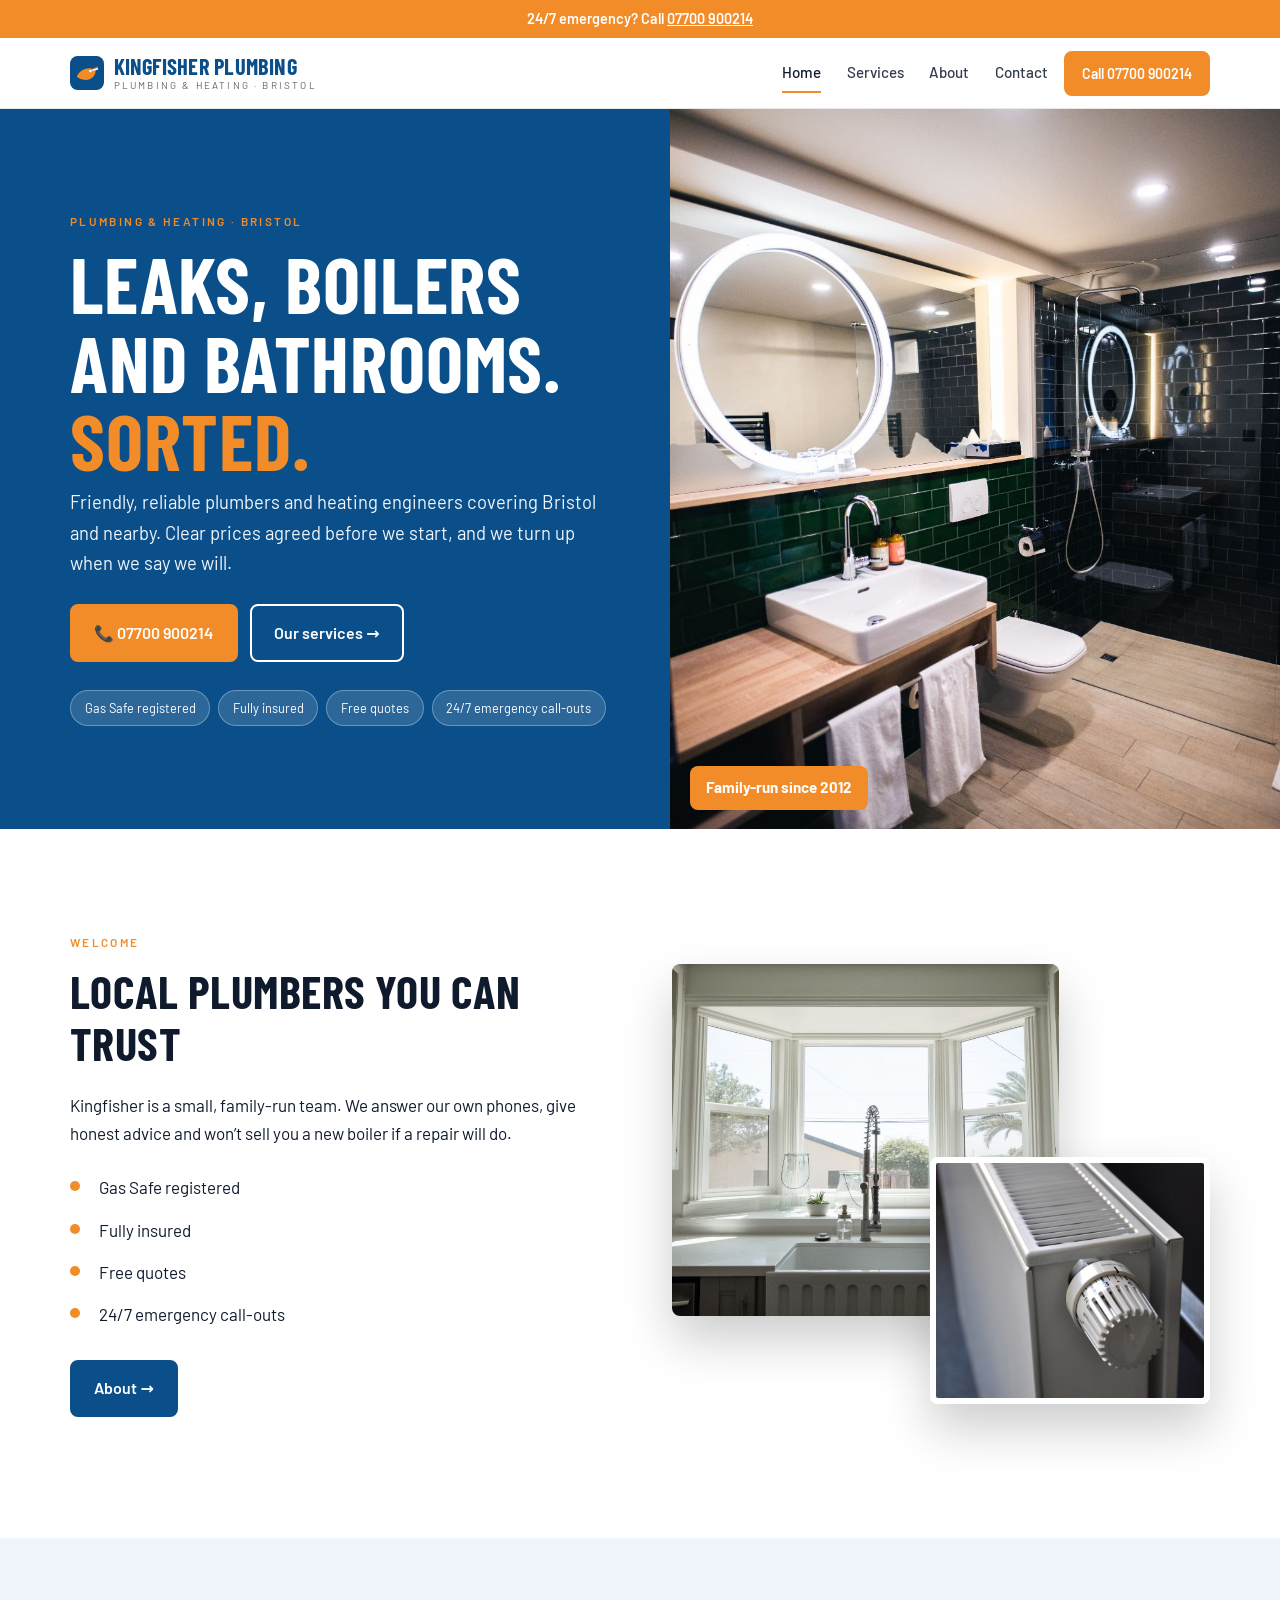
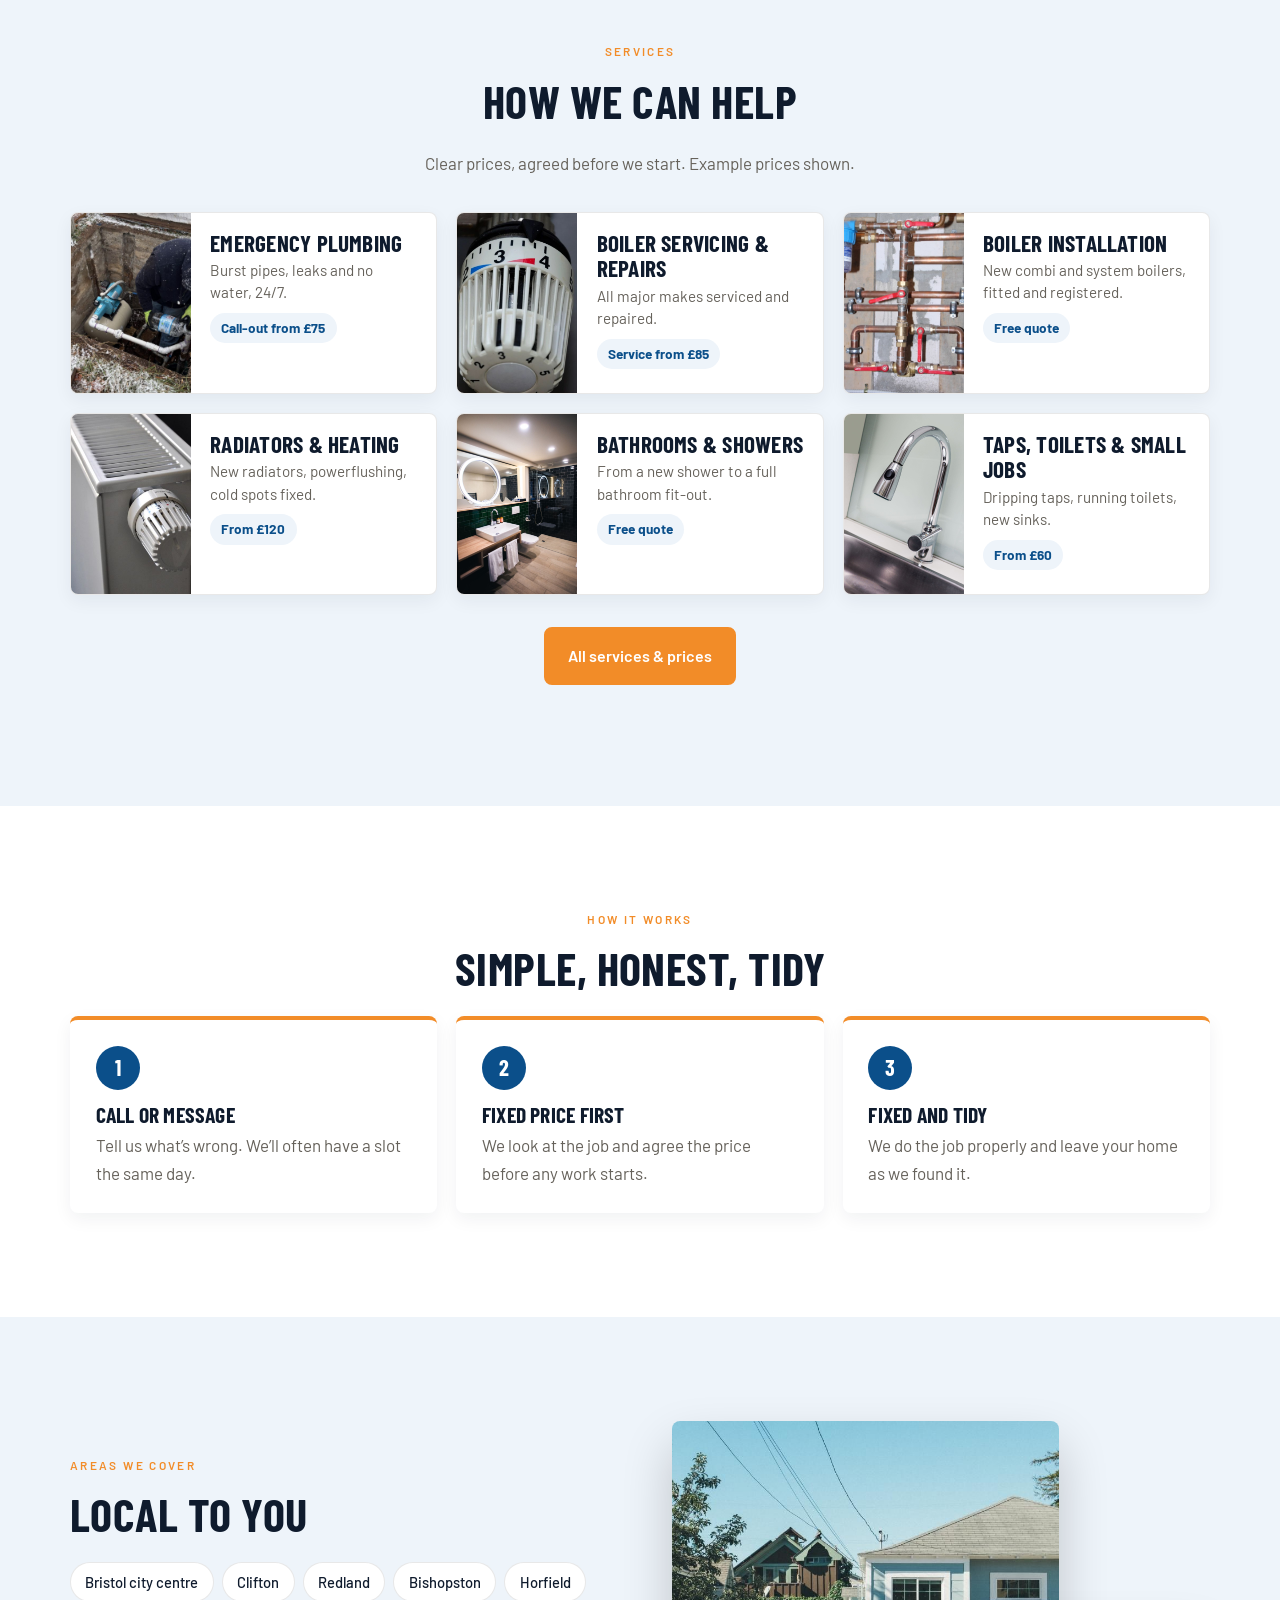
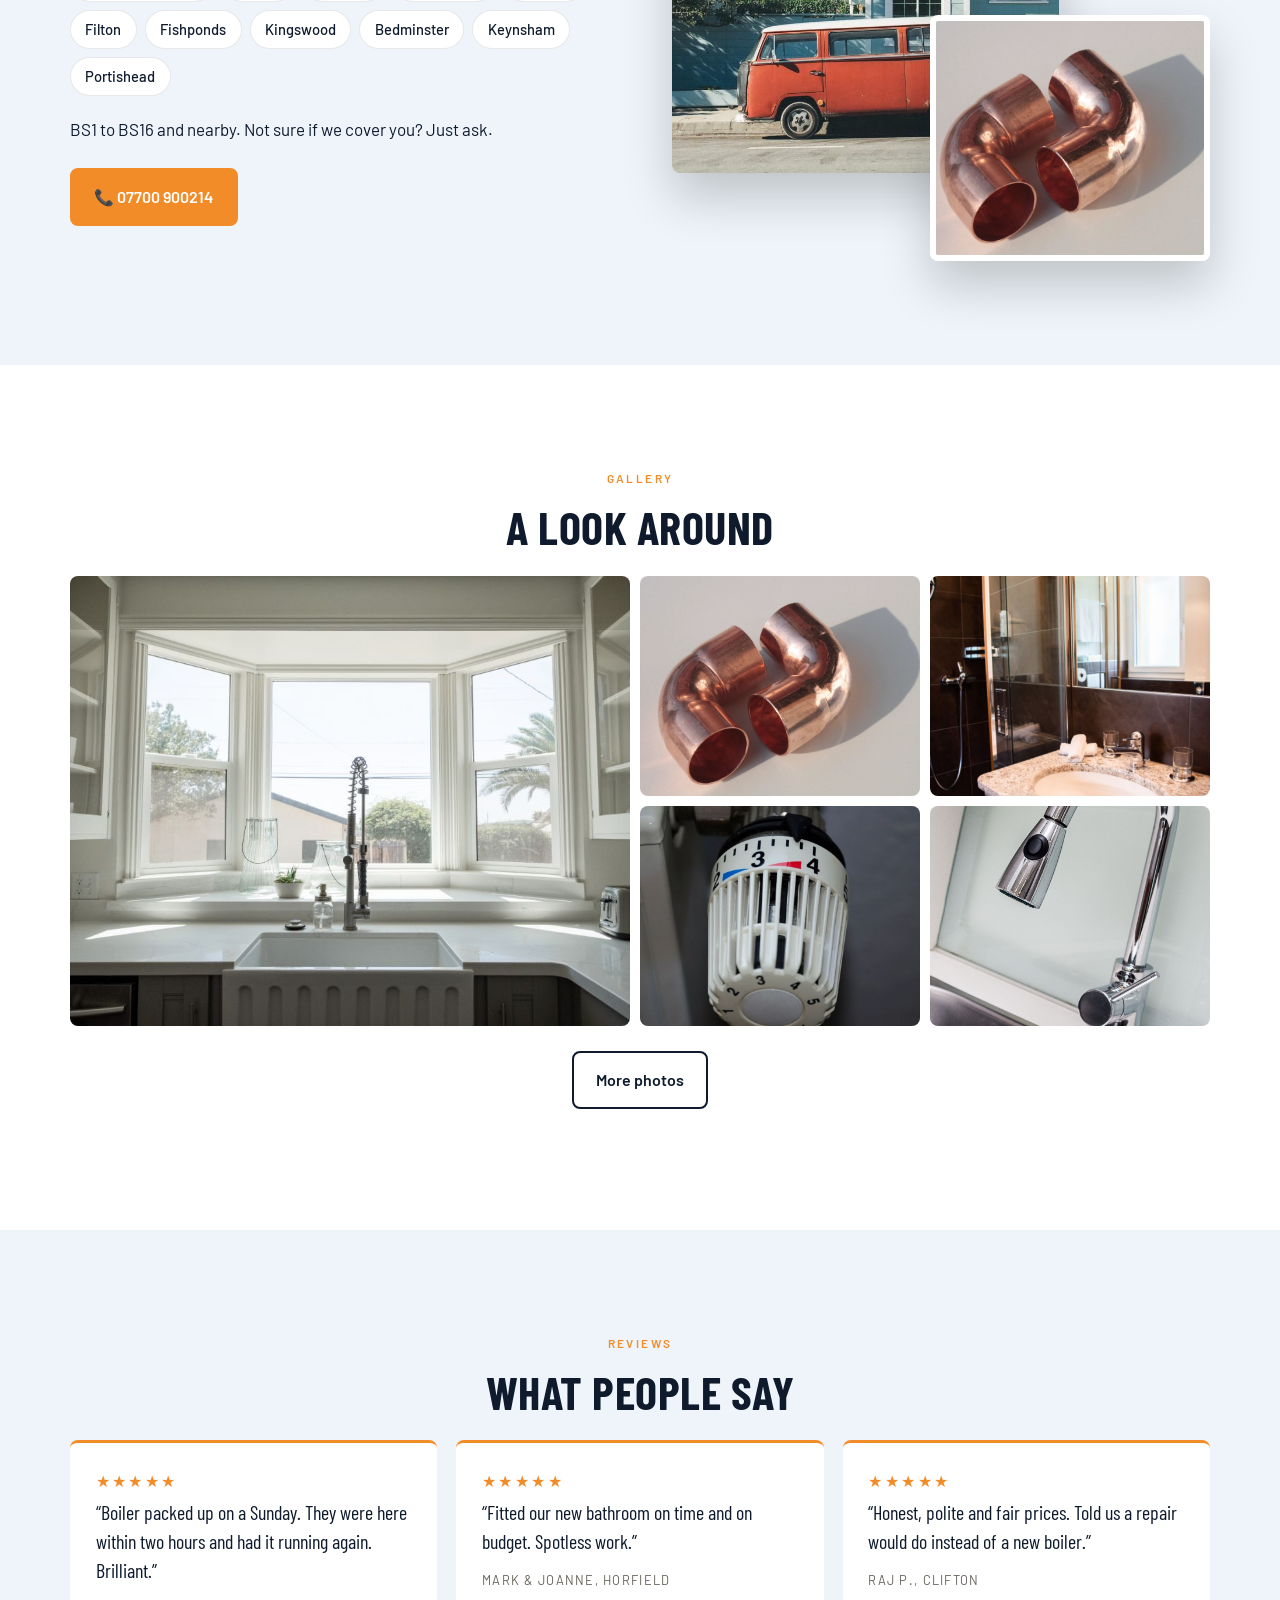
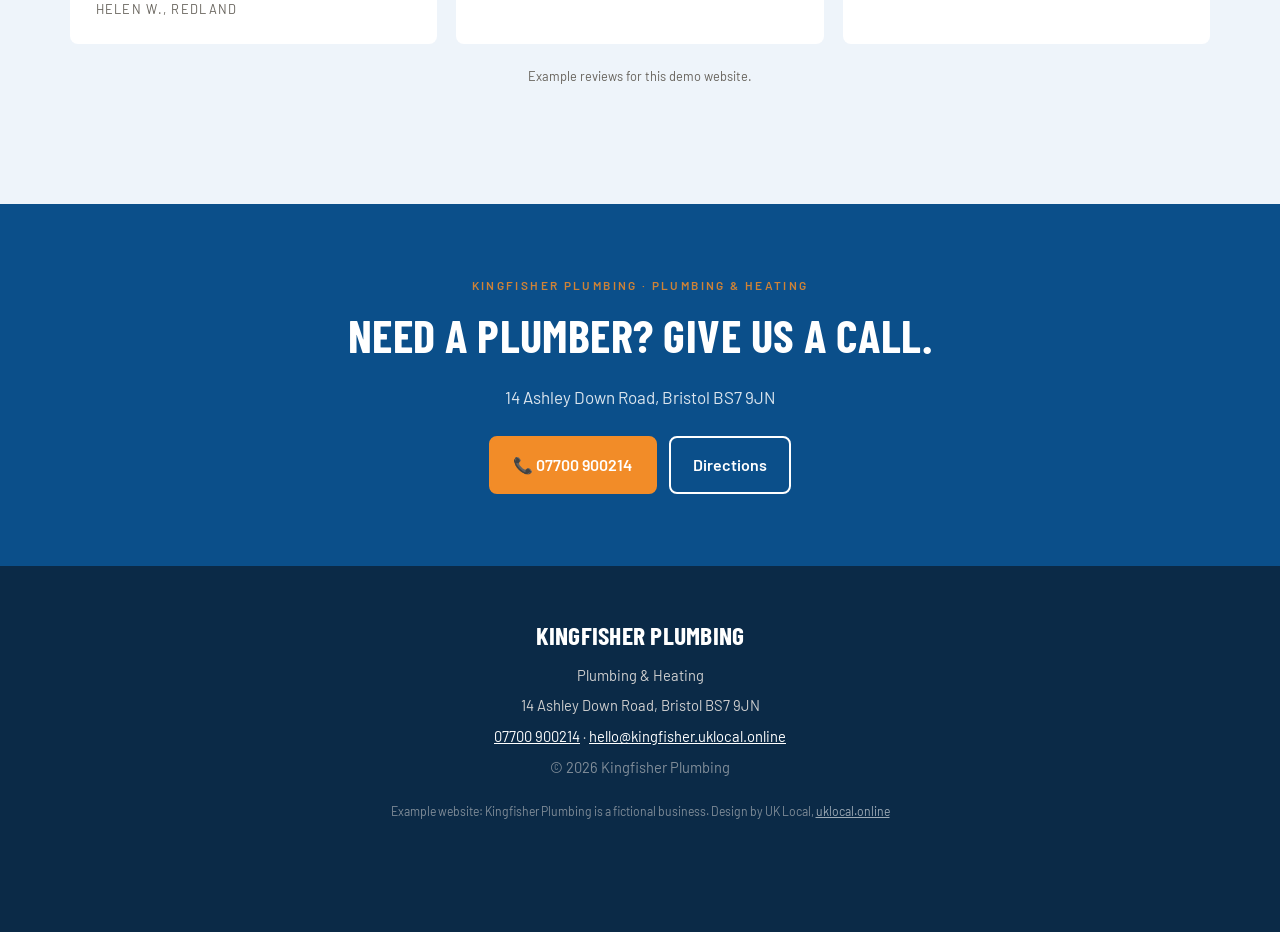
<file: index.html>
<!doctype html><html lang="en-GB"><head><meta charset="utf-8"><meta name="viewport" content="width=device-width,initial-scale=1">
<title>Kingfisher Plumbing · Plumbing &amp; Heating | Plumbing &amp; heating · Bristol</title><meta name="description" content="Friendly, reliable plumbers and heating engineers covering Bristol and nearby. Clear prices agreed before we start, and we turn up when we say we will."><meta name="robots" content="noindex"><meta name="theme-color" content="#0b4f8a">
<meta property="og:title" content="Kingfisher Plumbing · Plumbing &amp; Heating"><meta property="og:description" content="Friendly, reliable plumbers and heating engineers covering Bristol and nearby. Clear prices agreed before we start, and we turn up when we say we will."><meta property="og:image" content="https://kingfisher.uklocal.online/assets/images/021.jpg">
<link rel="icon" href="data:image/svg+xml,%3Csvg%20viewBox%3D%220%200%2040%2040%22%20xmlns%3D%22http%3A//www.w3.org/2000/svg%22%3E%3Crect%20width%3D%2240%22%20height%3D%2240%22%20rx%3D%229%22%20fill%3D%22%230b4f8a%22/%3E%3Cpath%20d%3D%22M8%2024c4-8%2012-11%2019-9l6-3-3%206c0%206-6%2011-13%2010-4%200-7-2-9-4z%22%20fill%3D%22%23f28c28%22/%3E%3Cpath%20d%3D%22M26%2017l7-2%22%20stroke%3D%22%23fff%22%20stroke-width%3D%221.6%22/%3E%3Ccircle%20cx%3D%2224%22%20cy%3D%2217.6%22%20r%3D%221.4%22%20fill%3D%22%23fff%22/%3E%3C/svg%3E">
<link rel="preconnect" href="https://fonts.googleapis.com"><link rel="preconnect" href="https://fonts.gstatic.com" crossorigin>
<link href="https://fonts.googleapis.com/css2?family=Barlow+Condensed:wght@400;600;700&family=Barlow:wght@400;500;600;700&display=swap" rel="stylesheet"><link rel="stylesheet" href="css/styles.css"></head><body class="has-strip"><div class="topstrip">24/7 emergency? Call <a href="tel:+447700900214">07700 900214</a></div>
<header class="nav"><div class="wrap nav-in"><a class="brand" href="index.html"><svg viewBox="0 0 40 40" aria-hidden="true"><rect width="40" height="40" rx="9" fill="var(--a)"/><path d="M8 24c4-8 12-11 19-9l6-3-3 6c0 6-6 11-13 10-4 0-7-2-9-4z" fill="var(--b)"/><path d="M26 17l7-2" stroke="#fff" stroke-width="1.6"/><circle cx="24" cy="17.6" r="1.4" fill="#fff"/></svg><span><b>Kingfisher Plumbing</b><small>Plumbing &amp; heating · Bristol</small></span></a>
<nav class="links" id="links"><a href="index.html" class=on>Home</a><a href="services.html">Services</a><a href="about.html">About</a><a href="contact.html">Contact</a></nav><a class="btn sm" href="tel:+447700900214">Call 07700 900214</a><button class="burger" id="burger" aria-label="Menu"><span></span><span></span><span></span></button></div></header><main><section class="hero block"><div class="grid2"><div class="hero-in rv"><p class="eyebrow">Plumbing &amp; heating · Bristol</p><h1>Leaks, boilers<br>and bathrooms.<br><em>Sorted.</em></h1><p class="lead">Friendly, reliable plumbers and heating engineers covering Bristol and nearby. Clear prices agreed before we start, and we turn up when we say we will.</p>
<div class="cta"><a class="btn" href="tel:+447700900214">📞 07700 900214</a><a class="btn ghost" style="color:#fff" href="services.html">Our services →</a></div><div class="badges"><span>Gas Safe registered</span><span>Fully insured</span><span>Free quotes</span><span>24/7 emergency call-outs</span></div></div>
<div class="pic"><img src="assets/images/021.jpg" alt="Bathroom fit-out"><span class="tag">Family-run since 2012</span></div></div></section><section class="s"><div class="wrap two"><div class="rv"><p class="eyebrow">Welcome</p><h2>Local plumbers you can trust</h2><p>Kingfisher is a small, family-run team. We answer our own phones, give honest advice and won’t sell you a new boiler if a repair will do.</p><ul class="ticks"><li>Gas Safe registered</li><li>Fully insured</li><li>Free quotes</li><li>24/7 emergency call-outs</li></ul><p style="margin-top:1.5rem"><a class="btn alt" href="about.html">About →</a></p></div>
<figure class="stack rv"><img class="a1" src="assets/images/069.jpg" alt="Our van" loading="lazy"><img class="a2" src="assets/images/b085.jpg" alt="Radiators fitted and balanced" loading="lazy"></figure></div></section><section class="s alt"><div class="wrap"><p class="eyebrow center">Services</p><h2 class="center">How we can help</h2><p class="center sub">Clear prices, agreed before we start. Example prices shown.</p><div class="svcs"><article class="svc rv"><img src="assets/images/b236.jpg" alt="Emergency plumbing" loading="lazy"><div><h3>Emergency plumbing</h3><p>Burst pipes, leaks and no water, 24/7.</p><span class="price">Call-out from £75</span></div></article><article class="svc rv"><img src="assets/images/b086.jpg" alt="Boiler servicing &amp; repairs" loading="lazy"><div><h3>Boiler servicing &amp; repairs</h3><p>All major makes serviced and repaired.</p><span class="price">Service from £85</span></div></article><article class="svc rv"><img src="assets/images/b021.jpg" alt="Boiler installation" loading="lazy"><div><h3>Boiler installation</h3><p>New combi and system boilers, fitted and registered.</p><span class="price">Free quote</span></div></article><article class="svc rv"><img src="assets/images/b085.jpg" alt="Radiators &amp; heating" loading="lazy"><div><h3>Radiators &amp; heating</h3><p>New radiators, powerflushing, cold spots fixed.</p><span class="price">From £120</span></div></article><article class="svc rv"><img src="assets/images/021.jpg" alt="Bathrooms &amp; showers" loading="lazy"><div><h3>Bathrooms &amp; showers</h3><p>From a new shower to a full bathroom fit-out.</p><span class="price">Free quote</span></div></article><article class="svc rv"><img src="assets/images/068.jpg" alt="Taps, toilets &amp; small jobs" loading="lazy"><div><h3>Taps, toilets &amp; small jobs</h3><p>Dripping taps, running toilets, new sinks.</p><span class="price">From £60</span></div></article></div><p class="center" style="margin-top:2rem"><a class="btn" href="services.html">All services &amp; prices</a></p></div></section>
<section class="s"><div class="wrap"><p class="eyebrow center">How it works</p><h2 class="center">Simple, honest, tidy</h2><div class="steps"><div class="step rv"><h3>Call or message</h3><p>Tell us what’s wrong. We’ll often have a slot the same day.</p></div><div class="step rv"><h3>Fixed price first</h3><p>We look at the job and agree the price before any work starts.</p></div><div class="step rv"><h3>Fixed and tidy</h3><p>We do the job properly and leave your home as we found it.</p></div></div></div></section>
<section class="s alt"><div class="wrap two"><div class="rv"><p class="eyebrow">Areas we cover</p><h2>Local to you</h2><div class="chips"><span>Bristol city centre</span><span>Clifton</span><span>Redland</span><span>Bishopston</span><span>Horfield</span><span>Filton</span><span>Fishponds</span><span>Kingswood</span><span>Bedminster</span><span>Keynsham</span><span>Portishead</span></div><p>BS1 to BS16 and nearby. Not sure if we cover you? Just ask.</p><div class="cta"><a class="btn" href="tel:+447700900214">📞 07700 900214</a></div></div><figure class="stack rv"><img class="a1" src="assets/images/b306.jpg" alt="Our van" loading="lazy"><img class="a2" src="assets/images/b022.jpg" alt="Copper fittings" loading="lazy"></figure></div></section><section class="s"><div class="wrap"><p class="eyebrow center">Gallery</p><h2 class="center">A look around</h2><div class="strip rv"><a href="assets/images/069.jpg" data-lb="Kitchen sink replacement"><img src="assets/images/069.jpg" alt="Kitchen sink replacement" loading="lazy"></a><a href="assets/images/b022.jpg" data-lb="Copper fittings"><img src="assets/images/b022.jpg" alt="Copper fittings" loading="lazy"></a><a href="assets/images/020.jpg" data-lb="Walk-in shower"><img src="assets/images/020.jpg" alt="Walk-in shower" loading="lazy"></a><a href="assets/images/b086.jpg" data-lb="Thermostatic valves"><img src="assets/images/b086.jpg" alt="Thermostatic valves" loading="lazy"></a><a href="assets/images/068.jpg" data-lb="New mixer tap"><img src="assets/images/068.jpg" alt="New mixer tap" loading="lazy"></a></div><p class="center" style="margin-top:1.6rem"><a class="btn ghost" href="about.html#gallery">More photos</a></div></section><section class="s alt"><div class="wrap"><p class="eyebrow center">Reviews</p><h2 class="center">What people say</h2><div class="quotes"><blockquote class="rv"><span class="stars">★★★★★</span>“Boiler packed up on a Sunday. They were here within two hours and had it running again. Brilliant.”<cite>Helen W., Redland</cite></blockquote><blockquote class="rv"><span class="stars">★★★★★</span>“Fitted our new bathroom on time and on budget. Spotless work.”<cite>Mark &amp; Joanne, Horfield</cite></blockquote><blockquote class="rv"><span class="stars">★★★★★</span>“Honest, polite and fair prices. Told us a repair would do instead of a new boiler.”<cite>Raj P., Clifton</cite></blockquote></div><p class="exnote">Example reviews for this demo website.</p></div></section><section class="band"><div class="wrap rv"><p class="eyebrow" style="color:var(--b)">Kingfisher Plumbing · Plumbing &amp; Heating</p><h2>Need a plumber? Give us a call.</h2><p>14 Ashley Down Road, Bristol BS7 9JN</p>
<div class="cta"><a class="btn" href="tel:+447700900214">📞 07700 900214</a><a class="btn ghost" style="color:#fff" href="https://www.google.com/maps/search/?api=1&query=Ashley+Down+Road%2C+Bristol+BS7">Directions</a></div></div></section></main>
<footer class="foot"><div class="wrap"><b>Kingfisher Plumbing</b><p>Plumbing &amp; Heating</p><p>14 Ashley Down Road, Bristol BS7 9JN</p>
<p><a href="tel:+447700900214">07700 900214</a> · <a href="mailto:hello@kingfisher.uklocal.online">hello@kingfisher.uklocal.online</a></p><p style="opacity:.6">© 2026 Kingfisher Plumbing</p>
<p class="ex">Example website: Kingfisher Plumbing is a fictional business. Design by UK Local, <a href="https://uklocal.online/">uklocal.online</a></p></div></footer>
<div class="mbar"><a class="call" href="tel:+447700900214">📞 Call</a><a href="mailto:hello@kingfisher.uklocal.online">✉️ Email</a><a href="https://www.google.com/maps/search/?api=1&query=Ashley+Down+Road%2C+Bristol+BS7">📍 Map</a></div>
<div class="lb" id="lb"><button aria-label="Close">×</button><img alt=""><p></p></div><script src="js/main.js"></script></body></html>
</file>
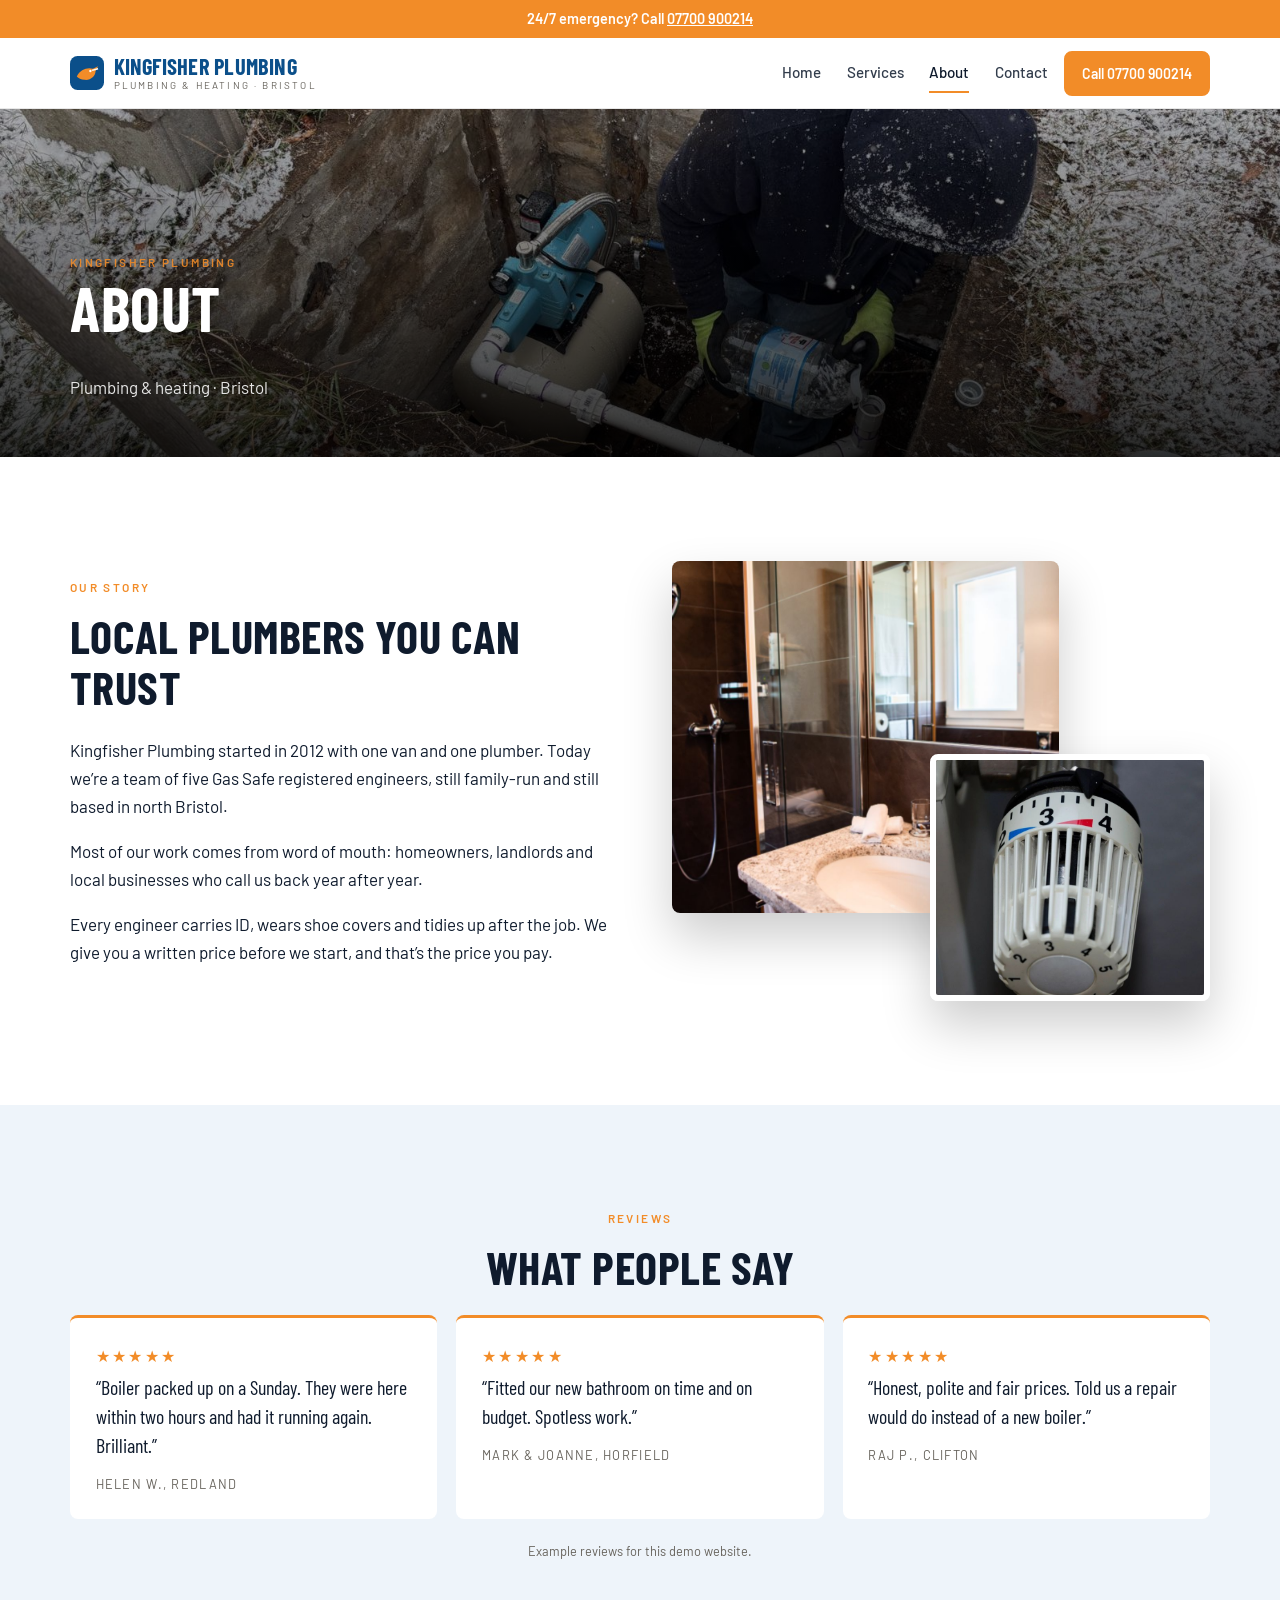
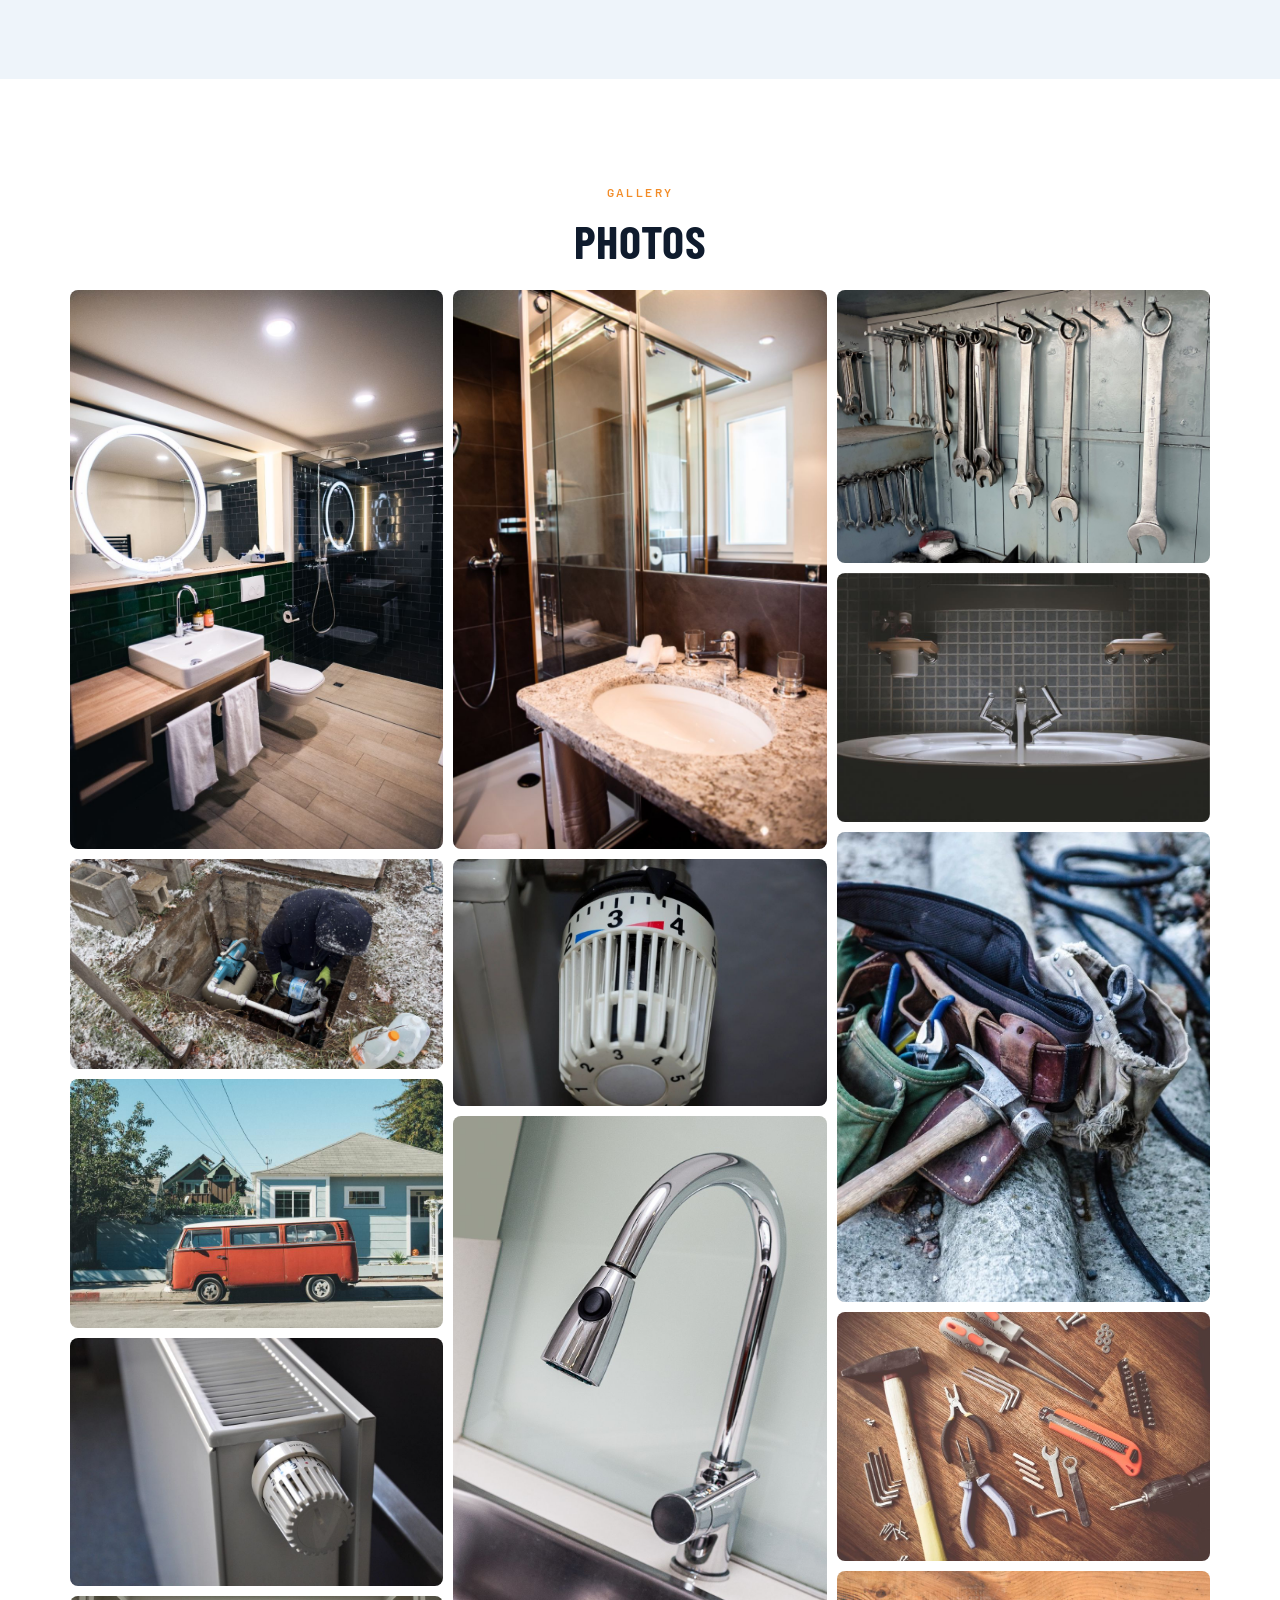
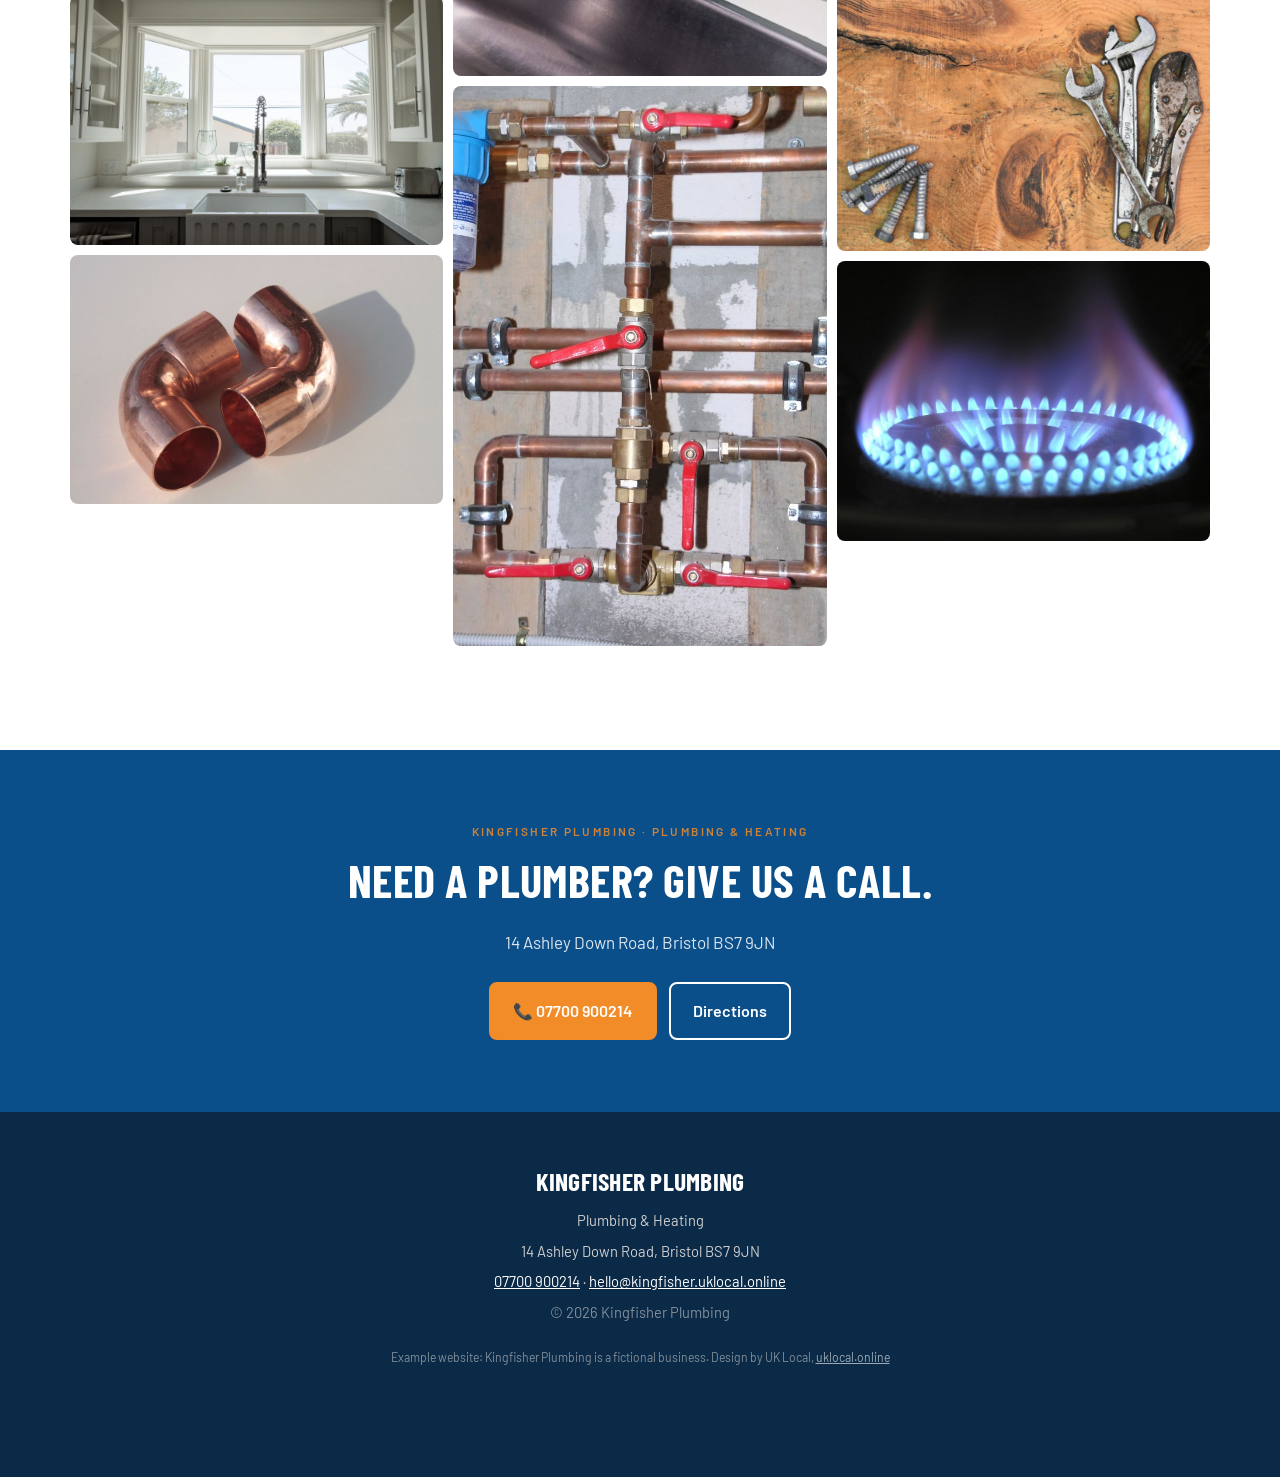
<file: about.html>
<!doctype html><html lang="en-GB"><head><meta charset="utf-8"><meta name="viewport" content="width=device-width,initial-scale=1">
<title>About | Kingfisher Plumbing</title><meta name="description" content="Kingfisher Plumbing started in 2012 with one van and one plumber. Today we’re a team of five Gas Safe registered engineers, still family-run and still based in north Bristol."><meta name="robots" content="noindex"><meta name="theme-color" content="#0b4f8a">
<meta property="og:title" content="Kingfisher Plumbing · Plumbing &amp; Heating"><meta property="og:description" content="Kingfisher Plumbing started in 2012 with one van and one plumber. Today we’re a team of five Gas Safe registered engineers, still family-run and still based in north Bristol."><meta property="og:image" content="https://kingfisher.uklocal.online/assets/images/021.jpg">
<link rel="icon" href="data:image/svg+xml,%3Csvg%20viewBox%3D%220%200%2040%2040%22%20xmlns%3D%22http%3A//www.w3.org/2000/svg%22%3E%3Crect%20width%3D%2240%22%20height%3D%2240%22%20rx%3D%229%22%20fill%3D%22%230b4f8a%22/%3E%3Cpath%20d%3D%22M8%2024c4-8%2012-11%2019-9l6-3-3%206c0%206-6%2011-13%2010-4%200-7-2-9-4z%22%20fill%3D%22%23f28c28%22/%3E%3Cpath%20d%3D%22M26%2017l7-2%22%20stroke%3D%22%23fff%22%20stroke-width%3D%221.6%22/%3E%3Ccircle%20cx%3D%2224%22%20cy%3D%2217.6%22%20r%3D%221.4%22%20fill%3D%22%23fff%22/%3E%3C/svg%3E">
<link rel="preconnect" href="https://fonts.googleapis.com"><link rel="preconnect" href="https://fonts.gstatic.com" crossorigin>
<link href="https://fonts.googleapis.com/css2?family=Barlow+Condensed:wght@400;600;700&family=Barlow:wght@400;500;600;700&display=swap" rel="stylesheet"><link rel="stylesheet" href="css/styles.css"></head><body class="has-strip"><div class="topstrip">24/7 emergency? Call <a href="tel:+447700900214">07700 900214</a></div>
<header class="nav"><div class="wrap nav-in"><a class="brand" href="index.html"><svg viewBox="0 0 40 40" aria-hidden="true"><rect width="40" height="40" rx="9" fill="var(--a)"/><path d="M8 24c4-8 12-11 19-9l6-3-3 6c0 6-6 11-13 10-4 0-7-2-9-4z" fill="var(--b)"/><path d="M26 17l7-2" stroke="#fff" stroke-width="1.6"/><circle cx="24" cy="17.6" r="1.4" fill="#fff"/></svg><span><b>Kingfisher Plumbing</b><small>Plumbing &amp; heating · Bristol</small></span></a>
<nav class="links" id="links"><a href="index.html">Home</a><a href="services.html">Services</a><a href="about.html" class=on>About</a><a href="contact.html">Contact</a></nav><a class="btn sm" href="tel:+447700900214">Call 07700 900214</a><button class="burger" id="burger" aria-label="Menu"><span></span><span></span><span></span></button></div></header><main><section class="phero"><img src="assets/images/b236.jpg" alt=""><div class="shade"></div><div class="wrap rv"><p class="eyebrow">Kingfisher Plumbing</p><h1>About</h1><p>Plumbing &amp; heating · Bristol</p></div></section>
<section class="s"><div class="wrap two"><div class="rv"><p class="eyebrow">Our story</p><h2>Local plumbers you can trust</h2><p>Kingfisher Plumbing started in 2012 with one van and one plumber. Today we’re a team of five Gas Safe registered engineers, still family-run and still based in north Bristol.</p><p>Most of our work comes from word of mouth: homeowners, landlords and local businesses who call us back year after year.</p><p>Every engineer carries ID, wears shoe covers and tidies up after the job. We give you a written price before we start, and that’s the price you pay.</p></div><figure class="stack rv"><img class="a1" src="assets/images/020.jpg" alt="Walk-in shower" loading="lazy"><img class="a2" src="assets/images/b086.jpg" alt="Thermostatic valves" loading="lazy"></figure></div></section>
<section class="s alt"><div class="wrap"><p class="eyebrow center">Reviews</p><h2 class="center">What people say</h2><div class="quotes"><blockquote class="rv"><span class="stars">★★★★★</span>“Boiler packed up on a Sunday. They were here within two hours and had it running again. Brilliant.”<cite>Helen W., Redland</cite></blockquote><blockquote class="rv"><span class="stars">★★★★★</span>“Fitted our new bathroom on time and on budget. Spotless work.”<cite>Mark &amp; Joanne, Horfield</cite></blockquote><blockquote class="rv"><span class="stars">★★★★★</span>“Honest, polite and fair prices. Told us a repair would do instead of a new boiler.”<cite>Raj P., Clifton</cite></blockquote></div><p class="exnote">Example reviews for this demo website.</p></div></section><section class="s" id="gallery"><div class="wrap"><p class="eyebrow center">Gallery</p><h2 class="center">Photos</h2><div class="gal"><a href="assets/images/021.jpg" data-lb="Bathroom fit-out"><img src="assets/images/021.jpg" alt="Bathroom fit-out" loading="lazy"></a><a href="assets/images/b236.jpg" data-lb="Leak traced and fixed"><img src="assets/images/b236.jpg" alt="Leak traced and fixed" loading="lazy"></a><a href="assets/images/b306.jpg" data-lb="Our van"><img src="assets/images/b306.jpg" alt="Our van" loading="lazy"></a><a href="assets/images/b085.jpg" data-lb="Radiators fitted and balanced"><img src="assets/images/b085.jpg" alt="Radiators fitted and balanced" loading="lazy"></a><a href="assets/images/069.jpg" data-lb="Kitchen sink replacement"><img src="assets/images/069.jpg" alt="Kitchen sink replacement" loading="lazy"></a><a href="assets/images/b022.jpg" data-lb="Copper fittings"><img src="assets/images/b022.jpg" alt="Copper fittings" loading="lazy"></a><a href="assets/images/020.jpg" data-lb="Walk-in shower"><img src="assets/images/020.jpg" alt="Walk-in shower" loading="lazy"></a><a href="assets/images/b086.jpg" data-lb="Thermostatic valves"><img src="assets/images/b086.jpg" alt="Thermostatic valves" loading="lazy"></a><a href="assets/images/068.jpg" data-lb="New mixer tap"><img src="assets/images/068.jpg" alt="New mixer tap" loading="lazy"></a><a href="assets/images/b021.jpg" data-lb="Valves and pipework"><img src="assets/images/b021.jpg" alt="Valves and pipework" loading="lazy"></a><a href="assets/images/b047.jpg" data-lb="The right tools for the job"><img src="assets/images/b047.jpg" alt="The right tools for the job" loading="lazy"></a><a href="assets/images/018.jpg" data-lb="Basin and taps"><img src="assets/images/018.jpg" alt="Basin and taps" loading="lazy"></a><a href="assets/images/b139.jpg" data-lb="Tool belt on"><img src="assets/images/b139.jpg" alt="Tool belt on" loading="lazy"></a><a href="assets/images/b171.jpg" data-lb="Small jobs welcome"><img src="assets/images/b171.jpg" alt="Small jobs welcome" loading="lazy"></a><a href="assets/images/b061.jpg" data-lb="Ready to go"><img src="assets/images/b061.jpg" alt="Ready to go" loading="lazy"></a><a href="assets/images/b292.jpg" data-lb="Gas appliances connected"><img src="assets/images/b292.jpg" alt="Gas appliances connected" loading="lazy"></a></div></div></section><section class="band"><div class="wrap rv"><p class="eyebrow" style="color:var(--b)">Kingfisher Plumbing · Plumbing &amp; Heating</p><h2>Need a plumber? Give us a call.</h2><p>14 Ashley Down Road, Bristol BS7 9JN</p>
<div class="cta"><a class="btn" href="tel:+447700900214">📞 07700 900214</a><a class="btn ghost" style="color:#fff" href="https://www.google.com/maps/search/?api=1&query=Ashley+Down+Road%2C+Bristol+BS7">Directions</a></div></div></section></main>
<footer class="foot"><div class="wrap"><b>Kingfisher Plumbing</b><p>Plumbing &amp; Heating</p><p>14 Ashley Down Road, Bristol BS7 9JN</p>
<p><a href="tel:+447700900214">07700 900214</a> · <a href="mailto:hello@kingfisher.uklocal.online">hello@kingfisher.uklocal.online</a></p><p style="opacity:.6">© 2026 Kingfisher Plumbing</p>
<p class="ex">Example website: Kingfisher Plumbing is a fictional business. Design by UK Local, <a href="https://uklocal.online/">uklocal.online</a></p></div></footer>
<div class="mbar"><a class="call" href="tel:+447700900214">📞 Call</a><a href="mailto:hello@kingfisher.uklocal.online">✉️ Email</a><a href="https://www.google.com/maps/search/?api=1&query=Ashley+Down+Road%2C+Bristol+BS7">📍 Map</a></div>
<div class="lb" id="lb"><button aria-label="Close">×</button><img alt=""><p></p></div><script src="js/main.js"></script></body></html>
</file>
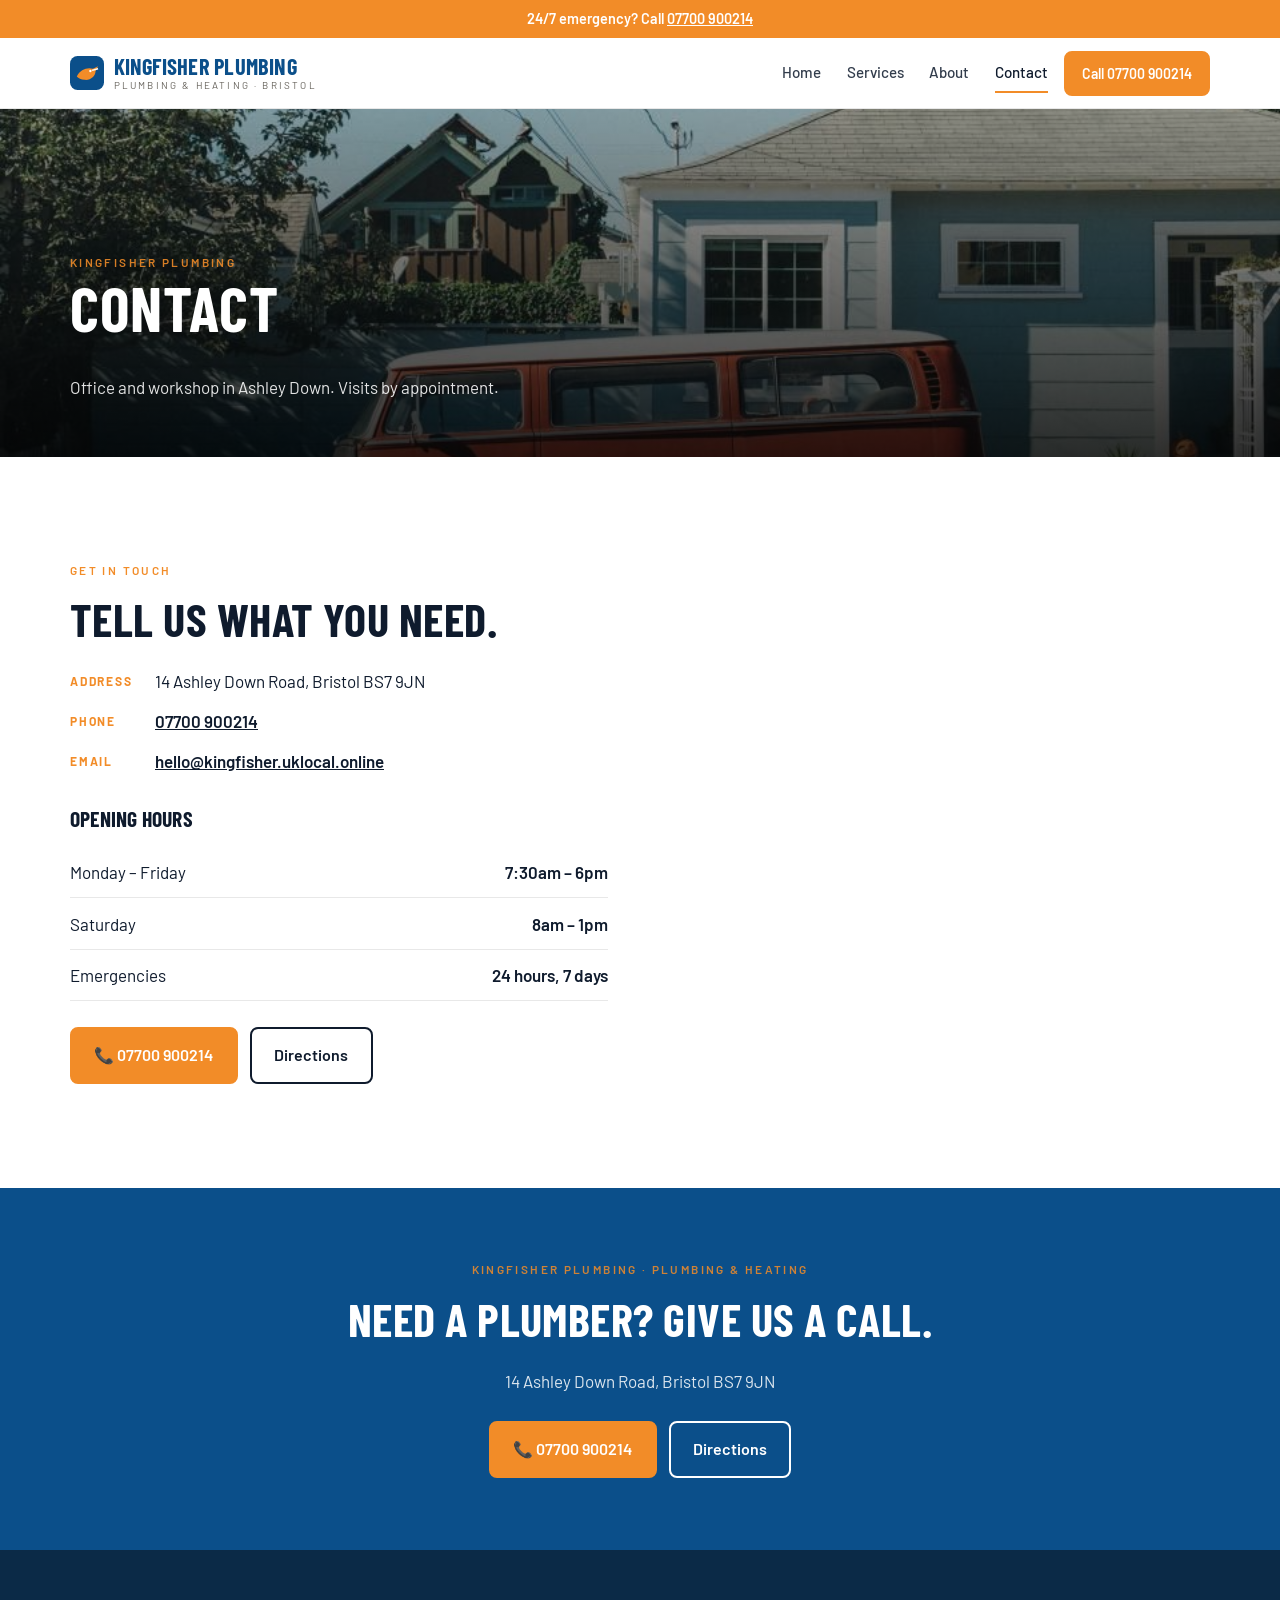
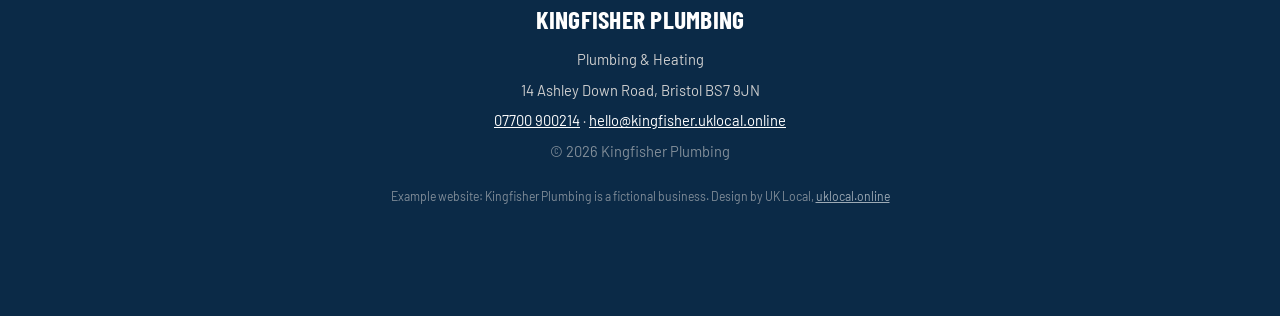
<file: contact.html>
<!doctype html><html lang="en-GB"><head><meta charset="utf-8"><meta name="viewport" content="width=device-width,initial-scale=1">
<title>Contact | Kingfisher Plumbing</title><meta name="description" content="14 Ashley Down Road, Bristol BS7 9JN"><meta name="robots" content="noindex"><meta name="theme-color" content="#0b4f8a">
<meta property="og:title" content="Kingfisher Plumbing · Plumbing &amp; Heating"><meta property="og:description" content="14 Ashley Down Road, Bristol BS7 9JN"><meta property="og:image" content="https://kingfisher.uklocal.online/assets/images/021.jpg">
<link rel="icon" href="data:image/svg+xml,%3Csvg%20viewBox%3D%220%200%2040%2040%22%20xmlns%3D%22http%3A//www.w3.org/2000/svg%22%3E%3Crect%20width%3D%2240%22%20height%3D%2240%22%20rx%3D%229%22%20fill%3D%22%230b4f8a%22/%3E%3Cpath%20d%3D%22M8%2024c4-8%2012-11%2019-9l6-3-3%206c0%206-6%2011-13%2010-4%200-7-2-9-4z%22%20fill%3D%22%23f28c28%22/%3E%3Cpath%20d%3D%22M26%2017l7-2%22%20stroke%3D%22%23fff%22%20stroke-width%3D%221.6%22/%3E%3Ccircle%20cx%3D%2224%22%20cy%3D%2217.6%22%20r%3D%221.4%22%20fill%3D%22%23fff%22/%3E%3C/svg%3E">
<link rel="preconnect" href="https://fonts.googleapis.com"><link rel="preconnect" href="https://fonts.gstatic.com" crossorigin>
<link href="https://fonts.googleapis.com/css2?family=Barlow+Condensed:wght@400;600;700&family=Barlow:wght@400;500;600;700&display=swap" rel="stylesheet"><link rel="stylesheet" href="css/styles.css"></head><body class="has-strip"><div class="topstrip">24/7 emergency? Call <a href="tel:+447700900214">07700 900214</a></div>
<header class="nav"><div class="wrap nav-in"><a class="brand" href="index.html"><svg viewBox="0 0 40 40" aria-hidden="true"><rect width="40" height="40" rx="9" fill="var(--a)"/><path d="M8 24c4-8 12-11 19-9l6-3-3 6c0 6-6 11-13 10-4 0-7-2-9-4z" fill="var(--b)"/><path d="M26 17l7-2" stroke="#fff" stroke-width="1.6"/><circle cx="24" cy="17.6" r="1.4" fill="#fff"/></svg><span><b>Kingfisher Plumbing</b><small>Plumbing &amp; heating · Bristol</small></span></a>
<nav class="links" id="links"><a href="index.html">Home</a><a href="services.html">Services</a><a href="about.html">About</a><a href="contact.html" class=on>Contact</a></nav><a class="btn sm" href="tel:+447700900214">Call 07700 900214</a><button class="burger" id="burger" aria-label="Menu"><span></span><span></span><span></span></button></div></header><main><section class="phero"><img src="assets/images/b306.jpg" alt=""><div class="shade"></div><div class="wrap rv"><p class="eyebrow">Kingfisher Plumbing</p><h1>Contact</h1><p>Office and workshop in Ashley Down. Visits by appointment.</p></div></section>
<section class="s"><div class="wrap two" style="align-items:start"><div class="rv"><p class="eyebrow">Get in touch</p><h2>Tell us what you need.</h2>
<dl class="info"><dt>Address</dt><dd>14 Ashley Down Road, Bristol BS7 9JN</dd><dt>Phone</dt><dd><a href="tel:+447700900214">07700 900214</a></dd><dt>Email</dt><dd><a href="mailto:hello@kingfisher.uklocal.online">hello@kingfisher.uklocal.online</a></dd></dl><h3 style="margin-top:2rem">Opening hours</h3><table class="hours"><tr><td>Monday – Friday</td><td>7:30am – 6pm</td></tr><tr><td>Saturday</td><td>8am – 1pm</td></tr><tr><td>Emergencies</td><td>24 hours, 7 days</td></tr></table>
<div class="cta"><a class="btn" href="tel:+447700900214">📞 07700 900214</a><a class="btn ghost" href="https://www.google.com/maps/search/?api=1&query=Ashley+Down+Road%2C+Bristol+BS7">Directions</a></div></div><div class="map rv"><iframe title="Map: Ashley Down Road, Bristol BS7" loading="lazy" referrerpolicy="no-referrer-when-downgrade" src="https://www.google.com/maps?q=Ashley+Down+Road%2C+Bristol+BS7&z=16&output=embed"></iframe></div></div></section><section class="band"><div class="wrap rv"><p class="eyebrow" style="color:var(--b)">Kingfisher Plumbing · Plumbing &amp; Heating</p><h2>Need a plumber? Give us a call.</h2><p>14 Ashley Down Road, Bristol BS7 9JN</p>
<div class="cta"><a class="btn" href="tel:+447700900214">📞 07700 900214</a><a class="btn ghost" style="color:#fff" href="https://www.google.com/maps/search/?api=1&query=Ashley+Down+Road%2C+Bristol+BS7">Directions</a></div></div></section></main>
<footer class="foot"><div class="wrap"><b>Kingfisher Plumbing</b><p>Plumbing &amp; Heating</p><p>14 Ashley Down Road, Bristol BS7 9JN</p>
<p><a href="tel:+447700900214">07700 900214</a> · <a href="mailto:hello@kingfisher.uklocal.online">hello@kingfisher.uklocal.online</a></p><p style="opacity:.6">© 2026 Kingfisher Plumbing</p>
<p class="ex">Example website: Kingfisher Plumbing is a fictional business. Design by UK Local, <a href="https://uklocal.online/">uklocal.online</a></p></div></footer>
<div class="mbar"><a class="call" href="tel:+447700900214">📞 Call</a><a href="mailto:hello@kingfisher.uklocal.online">✉️ Email</a><a href="https://www.google.com/maps/search/?api=1&query=Ashley+Down+Road%2C+Bristol+BS7">📍 Map</a></div>
<div class="lb" id="lb"><button aria-label="Close">×</button><img alt=""><p></p></div><script src="js/main.js"></script></body></html>
</file>
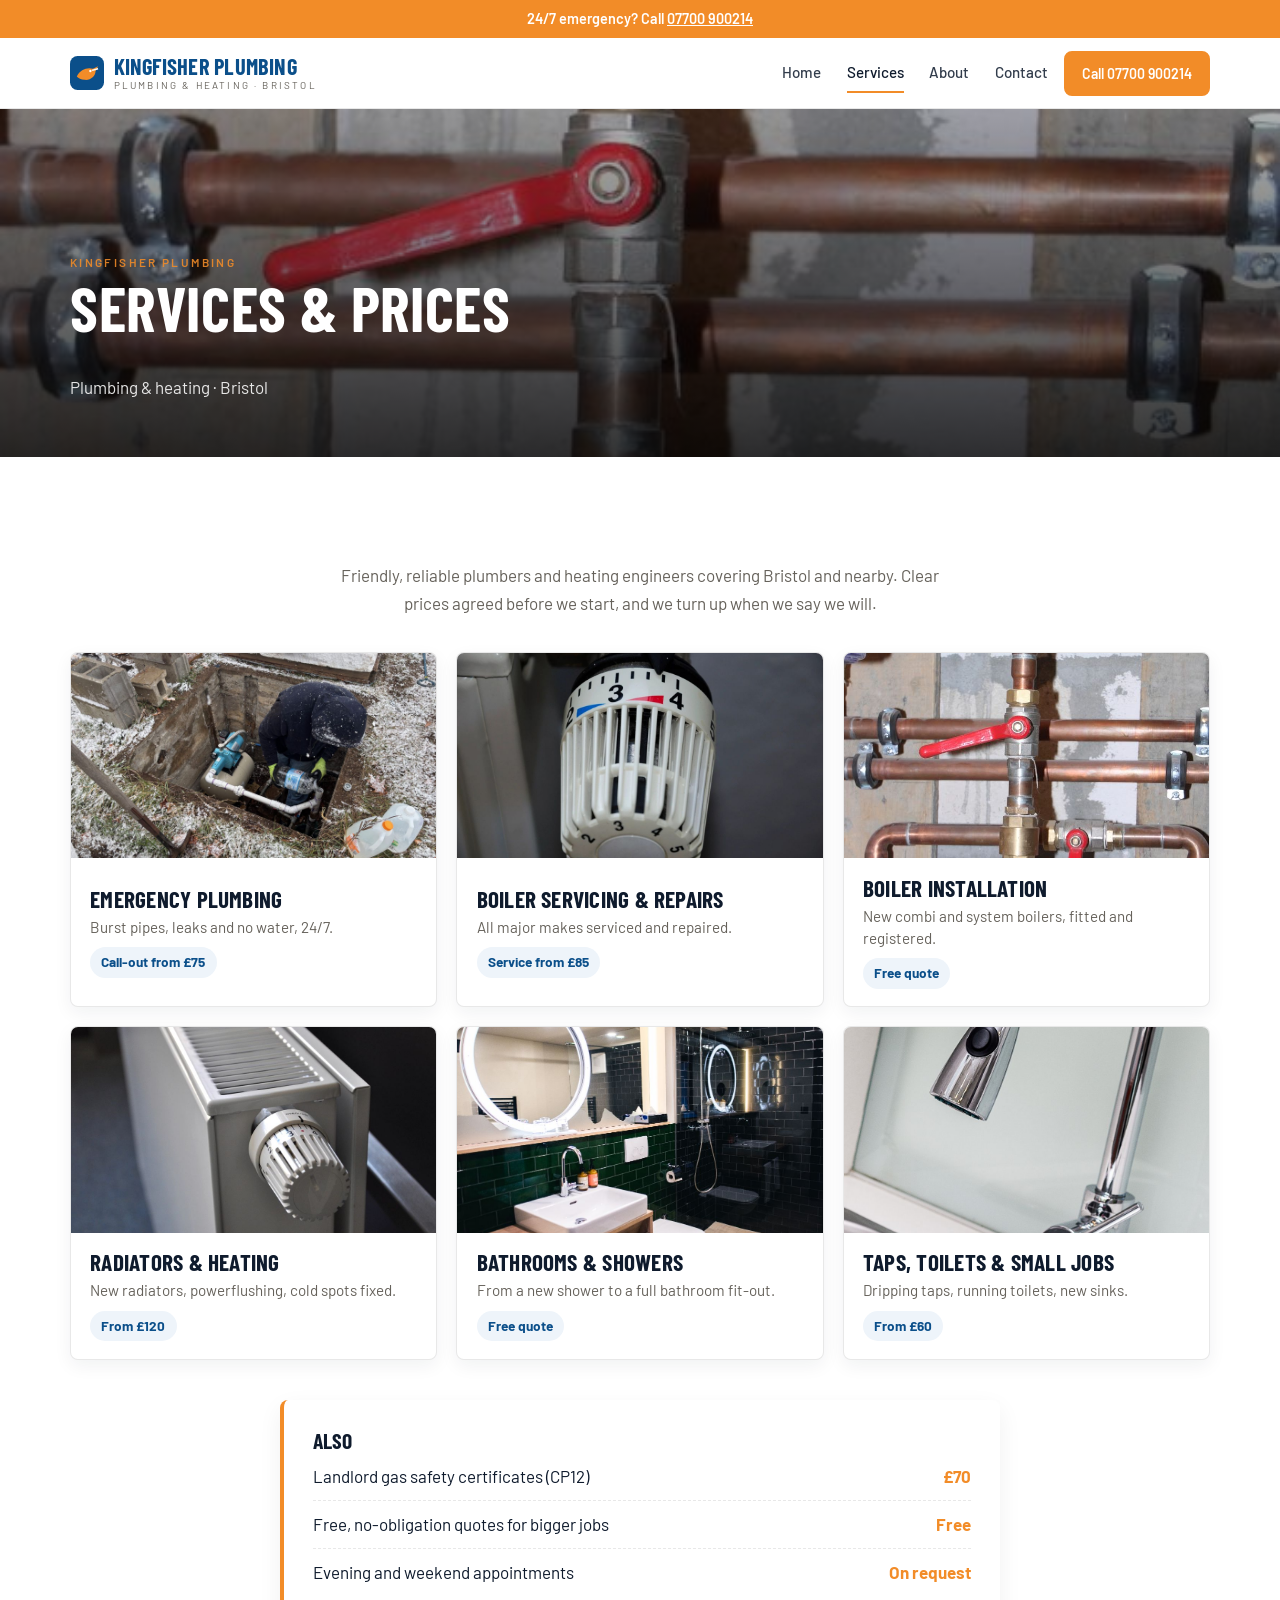
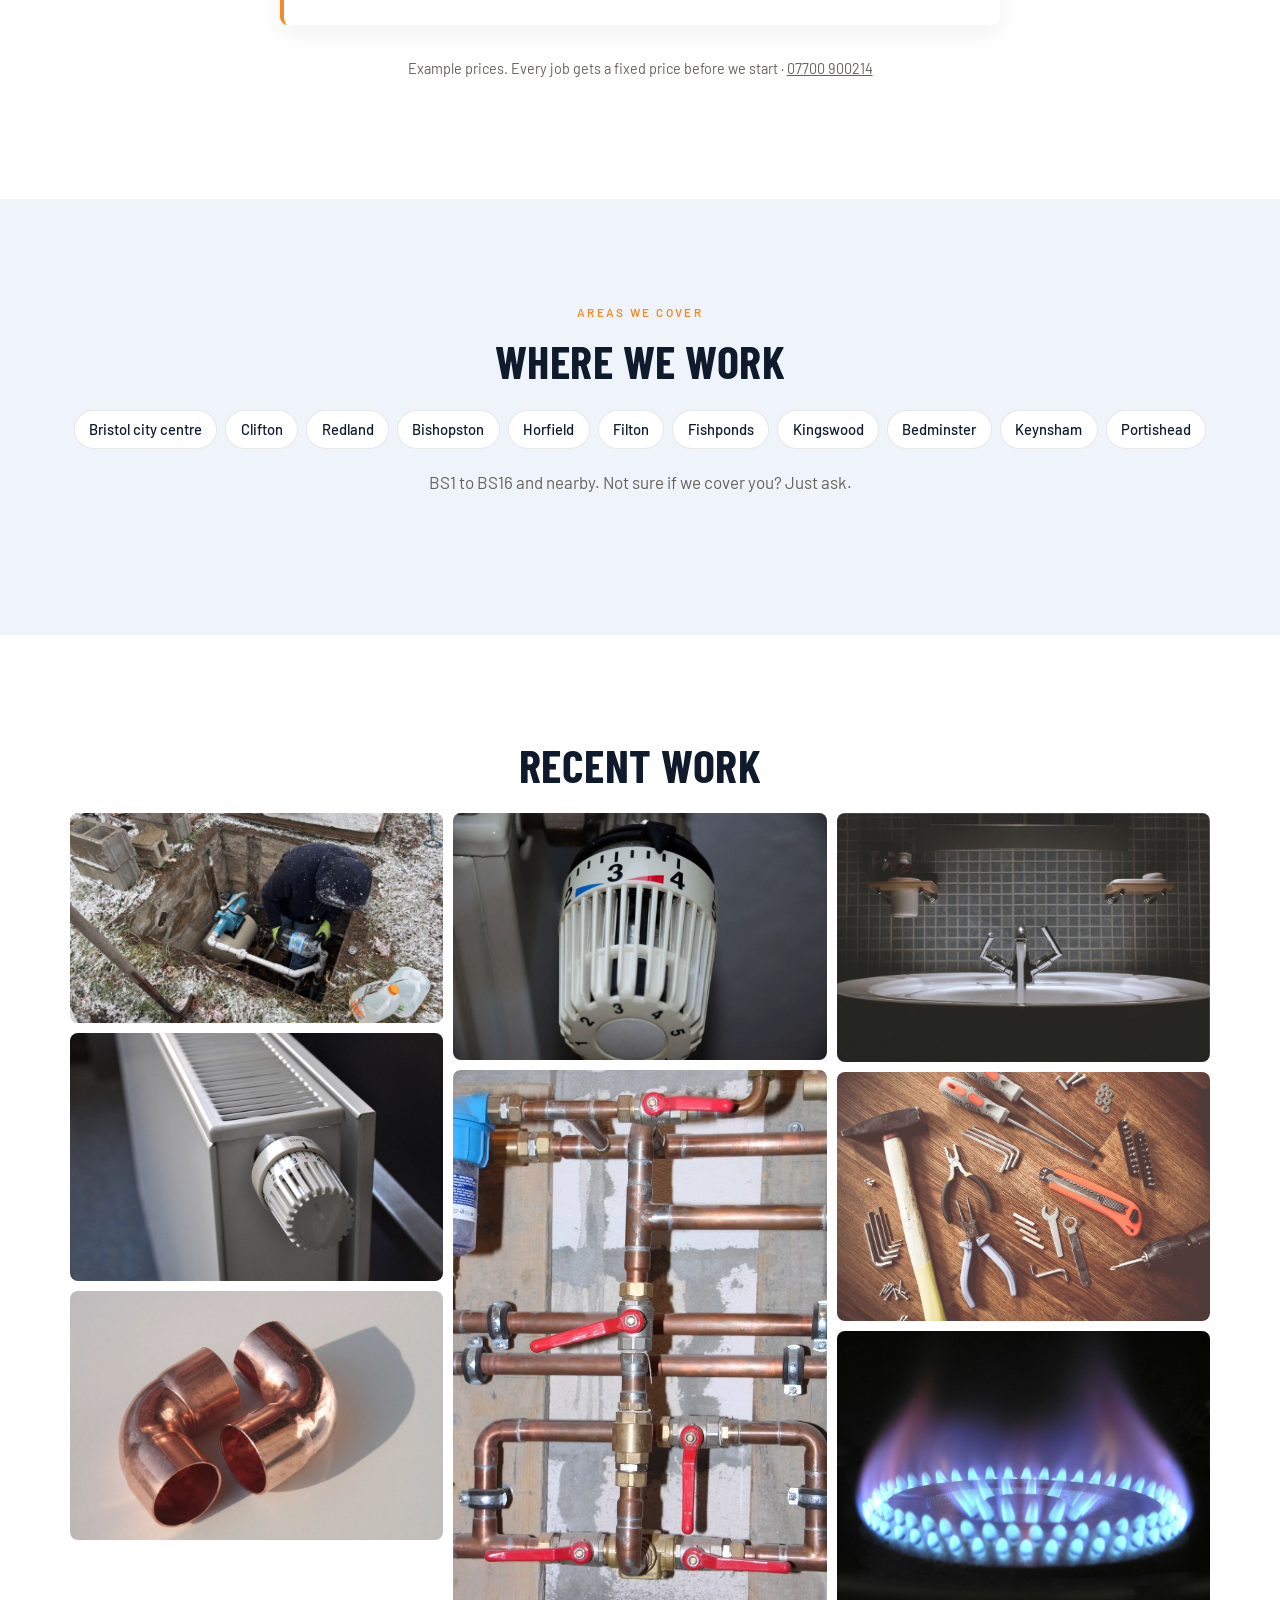
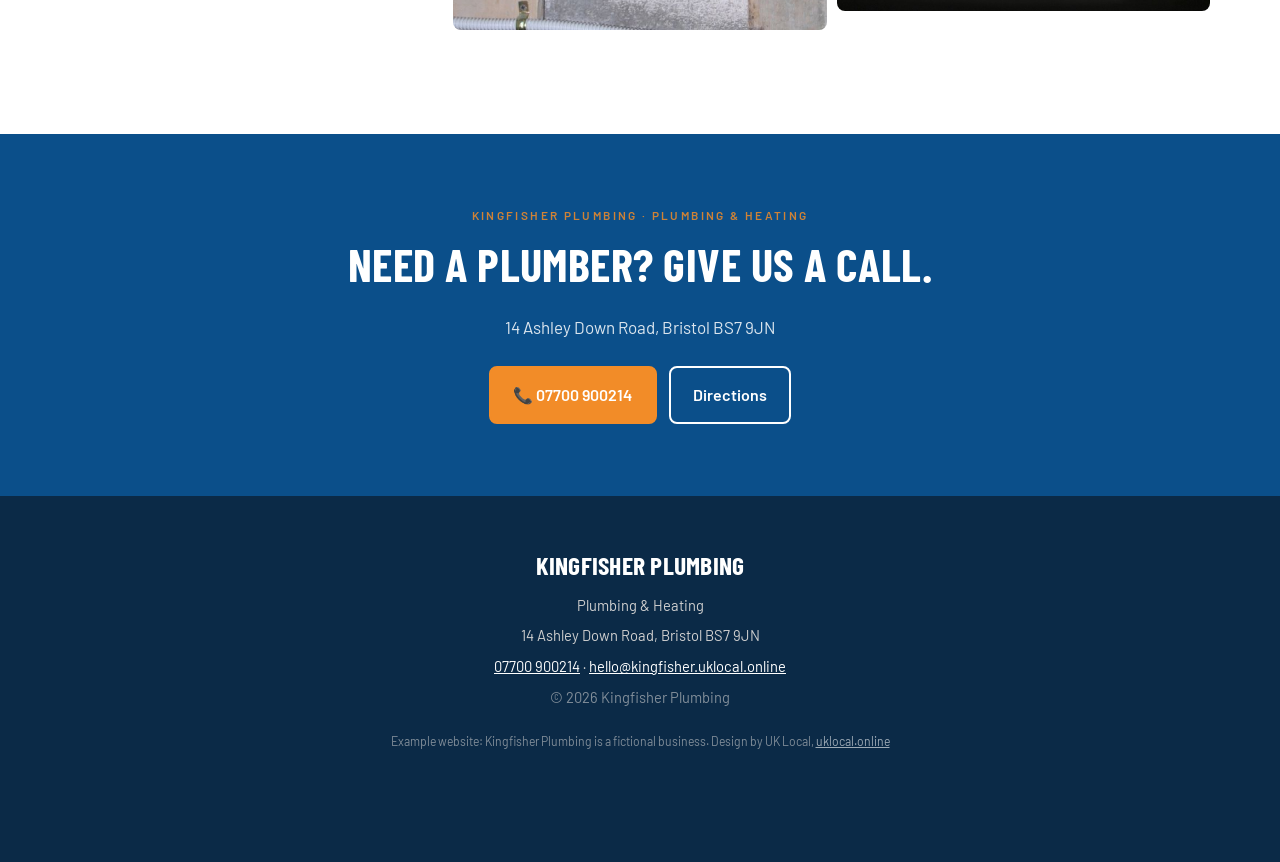
<file: services.html>
<!doctype html><html lang="en-GB"><head><meta charset="utf-8"><meta name="viewport" content="width=device-width,initial-scale=1">
<title>Services | Kingfisher Plumbing · Plumbing &amp; Heating</title><meta name="description" content="Friendly, reliable plumbers and heating engineers covering Bristol and nearby. Clear prices agreed before we start, and we turn up when we say we will."><meta name="robots" content="noindex"><meta name="theme-color" content="#0b4f8a">
<meta property="og:title" content="Kingfisher Plumbing · Plumbing &amp; Heating"><meta property="og:description" content="Friendly, reliable plumbers and heating engineers covering Bristol and nearby. Clear prices agreed before we start, and we turn up when we say we will."><meta property="og:image" content="https://kingfisher.uklocal.online/assets/images/021.jpg">
<link rel="icon" href="data:image/svg+xml,%3Csvg%20viewBox%3D%220%200%2040%2040%22%20xmlns%3D%22http%3A//www.w3.org/2000/svg%22%3E%3Crect%20width%3D%2240%22%20height%3D%2240%22%20rx%3D%229%22%20fill%3D%22%230b4f8a%22/%3E%3Cpath%20d%3D%22M8%2024c4-8%2012-11%2019-9l6-3-3%206c0%206-6%2011-13%2010-4%200-7-2-9-4z%22%20fill%3D%22%23f28c28%22/%3E%3Cpath%20d%3D%22M26%2017l7-2%22%20stroke%3D%22%23fff%22%20stroke-width%3D%221.6%22/%3E%3Ccircle%20cx%3D%2224%22%20cy%3D%2217.6%22%20r%3D%221.4%22%20fill%3D%22%23fff%22/%3E%3C/svg%3E">
<link rel="preconnect" href="https://fonts.googleapis.com"><link rel="preconnect" href="https://fonts.gstatic.com" crossorigin>
<link href="https://fonts.googleapis.com/css2?family=Barlow+Condensed:wght@400;600;700&family=Barlow:wght@400;500;600;700&display=swap" rel="stylesheet"><link rel="stylesheet" href="css/styles.css"></head><body class="has-strip"><div class="topstrip">24/7 emergency? Call <a href="tel:+447700900214">07700 900214</a></div>
<header class="nav"><div class="wrap nav-in"><a class="brand" href="index.html"><svg viewBox="0 0 40 40" aria-hidden="true"><rect width="40" height="40" rx="9" fill="var(--a)"/><path d="M8 24c4-8 12-11 19-9l6-3-3 6c0 6-6 11-13 10-4 0-7-2-9-4z" fill="var(--b)"/><path d="M26 17l7-2" stroke="#fff" stroke-width="1.6"/><circle cx="24" cy="17.6" r="1.4" fill="#fff"/></svg><span><b>Kingfisher Plumbing</b><small>Plumbing &amp; heating · Bristol</small></span></a>
<nav class="links" id="links"><a href="index.html">Home</a><a href="services.html" class=on>Services</a><a href="about.html">About</a><a href="contact.html">Contact</a></nav><a class="btn sm" href="tel:+447700900214">Call 07700 900214</a><button class="burger" id="burger" aria-label="Menu"><span></span><span></span><span></span></button></div></header><main><section class="phero"><img src="assets/images/b021.jpg" alt=""><div class="shade"></div><div class="wrap rv"><p class="eyebrow">Kingfisher Plumbing</p><h1>Services &amp; prices</h1><p>Plumbing &amp; heating · Bristol</p></div></section>
<section class="s"><div class="wrap"><p class="center sub">Friendly, reliable plumbers and heating engineers covering Bristol and nearby. Clear prices agreed before we start, and we turn up when we say we will.</p><div class="svcs big"><article class="svc rv"><img src="assets/images/b236.jpg" alt="Emergency plumbing" loading="lazy"><div><h3>Emergency plumbing</h3><p>Burst pipes, leaks and no water, 24/7.</p><span class="price">Call-out from £75</span></div></article><article class="svc rv"><img src="assets/images/b086.jpg" alt="Boiler servicing &amp; repairs" loading="lazy"><div><h3>Boiler servicing &amp; repairs</h3><p>All major makes serviced and repaired.</p><span class="price">Service from £85</span></div></article><article class="svc rv"><img src="assets/images/b021.jpg" alt="Boiler installation" loading="lazy"><div><h3>Boiler installation</h3><p>New combi and system boilers, fitted and registered.</p><span class="price">Free quote</span></div></article><article class="svc rv"><img src="assets/images/b085.jpg" alt="Radiators &amp; heating" loading="lazy"><div><h3>Radiators &amp; heating</h3><p>New radiators, powerflushing, cold spots fixed.</p><span class="price">From £120</span></div></article><article class="svc rv"><img src="assets/images/021.jpg" alt="Bathrooms &amp; showers" loading="lazy"><div><h3>Bathrooms &amp; showers</h3><p>From a new shower to a full bathroom fit-out.</p><span class="price">Free quote</span></div></article><article class="svc rv"><img src="assets/images/068.jpg" alt="Taps, toilets &amp; small jobs" loading="lazy"><div><h3>Taps, toilets &amp; small jobs</h3><p>Dripping taps, running toilets, new sinks.</p><span class="price">From £60</span></div></article></div>
<div class="mcard rv" style="max-width:720px;margin:2.5rem auto 0"><h3>Also</h3><ul><li><span>Landlord gas safety certificates (CP12)</span><b>£70</b></li><li><span>Free, no-obligation quotes for bigger jobs</span><b>Free</b></li><li><span>Evening and weekend appointments</span><b>On request</b></li></ul></div>
<p class="note">Example prices. Every job gets a fixed price before we start · <a href="tel:+447700900214">07700 900214</a></p></div></section>
<section class="s alt"><div class="wrap"><p class="eyebrow center">Areas we cover</p><h2 class="center">Where we work</h2><div class="chips" style="justify-content:center"><span>Bristol city centre</span><span>Clifton</span><span>Redland</span><span>Bishopston</span><span>Horfield</span><span>Filton</span><span>Fishponds</span><span>Kingswood</span><span>Bedminster</span><span>Keynsham</span><span>Portishead</span></div><p class="center sub">BS1 to BS16 and nearby. Not sure if we cover you? Just ask.</p></div></section>
<section class="s"><div class="wrap"><h2 class="center">Recent work</h2><div class="gal rv"><a href="assets/images/b236.jpg" data-lb="Leak traced and fixed"><img src="assets/images/b236.jpg" alt="Leak traced and fixed" loading="lazy"></a><a href="assets/images/b085.jpg" data-lb="Radiators fitted and balanced"><img src="assets/images/b085.jpg" alt="Radiators fitted and balanced" loading="lazy"></a><a href="assets/images/b022.jpg" data-lb="Copper fittings"><img src="assets/images/b022.jpg" alt="Copper fittings" loading="lazy"></a><a href="assets/images/b086.jpg" data-lb="Thermostatic valves"><img src="assets/images/b086.jpg" alt="Thermostatic valves" loading="lazy"></a><a href="assets/images/b021.jpg" data-lb="Valves and pipework"><img src="assets/images/b021.jpg" alt="Valves and pipework" loading="lazy"></a><a href="assets/images/018.jpg" data-lb="Basin and taps"><img src="assets/images/018.jpg" alt="Basin and taps" loading="lazy"></a><a href="assets/images/b171.jpg" data-lb="Small jobs welcome"><img src="assets/images/b171.jpg" alt="Small jobs welcome" loading="lazy"></a><a href="assets/images/b292.jpg" data-lb="Gas appliances connected"><img src="assets/images/b292.jpg" alt="Gas appliances connected" loading="lazy"></a></div></div></section><section class="band"><div class="wrap rv"><p class="eyebrow" style="color:var(--b)">Kingfisher Plumbing · Plumbing &amp; Heating</p><h2>Need a plumber? Give us a call.</h2><p>14 Ashley Down Road, Bristol BS7 9JN</p>
<div class="cta"><a class="btn" href="tel:+447700900214">📞 07700 900214</a><a class="btn ghost" style="color:#fff" href="https://www.google.com/maps/search/?api=1&query=Ashley+Down+Road%2C+Bristol+BS7">Directions</a></div></div></section></main>
<footer class="foot"><div class="wrap"><b>Kingfisher Plumbing</b><p>Plumbing &amp; Heating</p><p>14 Ashley Down Road, Bristol BS7 9JN</p>
<p><a href="tel:+447700900214">07700 900214</a> · <a href="mailto:hello@kingfisher.uklocal.online">hello@kingfisher.uklocal.online</a></p><p style="opacity:.6">© 2026 Kingfisher Plumbing</p>
<p class="ex">Example website: Kingfisher Plumbing is a fictional business. Design by UK Local, <a href="https://uklocal.online/">uklocal.online</a></p></div></footer>
<div class="mbar"><a class="call" href="tel:+447700900214">📞 Call</a><a href="mailto:hello@kingfisher.uklocal.online">✉️ Email</a><a href="https://www.google.com/maps/search/?api=1&query=Ashley+Down+Road%2C+Bristol+BS7">📍 Map</a></div>
<div class="lb" id="lb"><button aria-label="Close">×</button><img alt=""><p></p></div><script src="js/main.js"></script></body></html>
</file>
<file: css/styles.css>
:root{--bg:#ffffff;--fg:#0f1b2d;--a:#0b4f8a;--b:#f28c28;--c:#eef4fa;--r:8px;--f1:'Barlow Condensed',Georgia,serif;--f2:'Barlow',system-ui,sans-serif;--mut:#66625b;--card:#fff;--line:rgba(0,0,0,.09)}
*{box-sizing:border-box}html{scroll-behavior:smooth}body{margin:0;background:var(--bg);color:var(--fg);font-family:var(--f2);line-height:1.65;-webkit-font-smoothing:antialiased;font-size:17px}
img{max-width:100%;display:block}a{color:inherit}.wrap{width:min(100% - 2.5rem,1140px);margin:auto}
h1,h2,h3{font-family:var(--f1);line-height:1.1;margin:0 0 .5em;font-weight:700;text-transform:uppercase;letter-spacing:.01em}h2{font-size:clamp(1.9rem,4vw,2.9rem)}h3{font-size:1.35rem}
.eyebrow{text-transform:uppercase;letter-spacing:.2em;font-size:.74rem;font-weight:600;color:var(--b);margin:0 0 .8rem}.center{text-align:center}.sub{color:var(--mut);max-width:640px}.center.sub{margin:0 auto 2.2rem}
.topstrip{background:var(--b);color:#fff;text-align:center;font-weight:600;font-size:.9rem;padding:.45rem 1rem}.topstrip a{color:#fff}
.nav{position:sticky;top:0;z-index:40;background:rgba(255,255,255,.9);backdrop-filter:blur(12px);-webkit-backdrop-filter:blur(12px);border-bottom:1px solid var(--line)}.nav-in{display:flex;align-items:center;gap:1rem;height:70px}
.brand{text-decoration:none;display:flex;align-items:center;gap:.6rem;margin-right:auto}.brand svg{width:34px;height:34px;flex:none}.brand span{display:flex;flex-direction:column;line-height:1}.brand b{font-family:var(--f1);font-size:1.4rem;color:var(--a);font-weight:700;text-transform:uppercase;letter-spacing:.01em}.brand small{font-size:.62rem;letter-spacing:.22em;text-transform:uppercase;color:var(--mut);margin-top:4px}
.links{display:flex;gap:1.6rem}.links a{text-decoration:none;font-weight:500;font-size:.95rem;opacity:.85;padding:6px 0;border-bottom:2px solid transparent}.links a:hover,.links a.on{opacity:1;border-color:var(--b)}
.btn{display:inline-flex;align-items:center;gap:.45rem;text-decoration:none;font-weight:600;padding:.85rem 1.4rem;border-radius:var(--r);background:var(--b);color:#fff;border:2px solid var(--b);transition:.25s;font-family:var(--f2);font-size:1rem}.btn:hover{transform:translateY(-2px);filter:brightness(1.07)}.btn.ghost{background:transparent;color:inherit;border-color:currentColor}.btn.sm{padding:.55rem 1rem;font-size:.88rem}.btn.alt{background:var(--a);border-color:var(--a);color:#fff}
.burger{display:none;background:none;border:0;width:42px;height:42px;cursor:pointer;color:inherit;padding:0}.burger span{display:block;height:2px;background:currentColor;margin:7px 8px;transition:.3s}
@media(max-width:860px){.links{position:fixed;inset:70px 0 auto 0;flex-direction:column;gap:0;background:var(--bg);padding:.5rem 1.25rem 1.25rem;transform:translateY(-150%);transition:.35s;box-shadow:0 20px 40px rgba(0,0,0,.2)}.links.open{transform:none}.links a{padding:14px 0;border-bottom:1px solid var(--line);font-size:1.05rem}.burger{display:block}.nav .btn.sm{display:none}}
.hero{position:relative;color:#fff;overflow:hidden}.hero .bgimg{position:absolute;inset:0;width:100%;height:100%;object-fit:cover;animation:kb 18s ease-out both}@keyframes kb{from{transform:scale(1.12)}to{transform:scale(1)}}
.hero .shade{position:absolute;inset:0;background:linear-gradient(180deg,rgba(0,0,0,.25) 0%,rgba(0,0,0,.4) 45%,rgba(0,0,0,.86) 100%)}.hero-in{position:relative;max-width:760px}
.hero.full{min-height:clamp(580px,90vh,860px);display:flex;align-items:flex-end}.hero.full .hero-in{padding:clamp(7rem,22vh,12rem) 0 4.5rem}
.hero h1{font-size:clamp(2.5rem,7vw,4.8rem);margin-bottom:.5rem}.hero h1 em{font-style:normal;color:var(--b)}.hero .lead{font-size:1.15rem;opacity:.94;max-width:600px;margin:0}
.cta{display:flex;flex-wrap:wrap;gap:.75rem;margin-top:1.6rem}.badges{display:flex;flex-wrap:wrap;gap:.5rem;margin-top:1.8rem}.badges span{font-size:.8rem;padding:.4rem .85rem;border-radius:99px;background:rgba(255,255,255,.14);border:1px solid rgba(255,255,255,.3);backdrop-filter:blur(6px)}
.hero.split{color:var(--fg);background:var(--c)}.hero.split .grid2{display:grid;grid-template-columns:1.05fr 1fr;align-items:center;gap:3rem;min-height:clamp(560px,82vh,760px);padding:3rem 0}.hero.split .badges span{background:var(--bg);border-color:var(--line);color:var(--fg)}.hero.split h1 em{color:var(--b)}
.hero.split .pic{position:relative;height:clamp(420px,70vh,620px)}.hero.split .pic img{position:absolute;object-fit:cover;border-radius:var(--r);box-shadow:0 30px 60px rgba(0,0,0,.18)}.hero.split .pic .p1{top:0;left:0;width:82%;height:86%}.hero.split .pic .p2{right:0;bottom:0;width:48%;height:46%;border:6px solid var(--c)}
.hcard{position:absolute;left:-6%;bottom:8%;background:var(--bg);color:var(--fg);border-radius:var(--r);padding:.9rem 1.2rem;box-shadow:0 18px 40px rgba(0,0,0,.18);font-size:.9rem;line-height:1.35}.hcard b{display:block;font-family:var(--f1);font-size:1.15rem;color:var(--a)}
.hero.block{background:var(--a)}.hero.block .grid2{display:grid;grid-template-columns:1.1fr 1fr;min-height:clamp(560px,80vh,760px)}.hero.block .hero-in{padding:4rem clamp(1.25rem,5vw,4.5rem) 4rem max(1.25rem,calc((100vw - 1140px)/2));align-self:center;max-width:none}.hero.block .pic{position:relative;min-height:340px}.hero.block .pic img{position:absolute;inset:0;width:100%;height:100%;object-fit:cover}.hero.block .pic .tag{position:absolute;left:1.2rem;bottom:1.2rem;background:var(--b);color:#fff;font-weight:700;padding:.6rem 1rem;border-radius:var(--r);font-size:.95rem}
.hero.block h1{font-size:clamp(2.6rem,6.5vw,4.9rem);line-height:1}
@media(max-width:860px){.hero.split .grid2{grid-template-columns:1fr;gap:2rem;min-height:0;padding:2rem 0 3rem}.hero.split .pic{height:360px;order:-1}.hcard{left:auto;right:4%;bottom:-4%}.hero.block .grid2{grid-template-columns:1fr}.hero.block .pic{order:-1;min-height:260px}.hero.block .hero-in{padding:2.5rem 1.25rem 3rem}}
section.s{padding:clamp(4rem,9vw,6.5rem) 0}.alt{background:var(--c)}.two{display:grid;grid-template-columns:1fr 1fr;gap:clamp(2rem,5vw,4.5rem);align-items:center}
@media(max-width:860px){.two{grid-template-columns:1fr}}
.stack{position:relative;min-height:440px;margin:0}.stack img{position:absolute;object-fit:cover;border-radius:var(--r);box-shadow:0 24px 50px rgba(0,0,0,.2)}.stack .a1{left:0;top:0;width:72%;height:80%}.stack .a2{right:0;bottom:0;width:52%;height:56%;border:6px solid var(--bg)}
.ticks{list-style:none;padding:0;margin:1.2rem 0 0}.ticks li{padding:.45rem 0 .45rem 1.8rem;position:relative}.ticks li:before{content:'';position:absolute;left:0;top:.95rem;width:10px;height:10px;border-radius:50%;background:var(--b)}
.feats{display:grid;grid-template-columns:repeat(auto-fit,minmax(240px,1fr));gap:1.2rem}.feat{background:var(--card);border-radius:var(--r);overflow:hidden;box-shadow:0 10px 30px rgba(0,0,0,.08);transition:.3s}.feat:hover{transform:translateY(-5px)}.feat img{width:100%;aspect-ratio:4/3;object-fit:cover}.feat div{padding:1.1rem 1.25rem 1.3rem}.feat p{margin:0;color:var(--mut);font-size:.95rem}.feat h3{margin-bottom:.25rem}.feat .price{display:inline-block;margin-top:.7rem;font-weight:700;color:var(--b);font-size:.95rem}
.feats.ov .feat{position:relative;aspect-ratio:3/4;box-shadow:none}.feats.ov .feat img{position:absolute;inset:0;height:100%;aspect-ratio:auto}.feats.ov .feat div{position:absolute;inset:auto 0 0 0;padding:4rem 1.3rem 1.3rem;background:linear-gradient(transparent,rgba(0,0,0,.9));color:#fff}.feats.ov .feat p{color:#ddd}@media(max-width:860px){.feats.ov .feat{aspect-ratio:4/3}}
.strip{display:grid;grid-template-columns:2fr 1fr 1fr;grid-auto-rows:220px;gap:10px}.strip a:first-child{grid-row:span 2}.strip img{width:100%;height:100%;object-fit:cover;transition:.4s}.strip a{overflow:hidden;border-radius:var(--r)}.strip a:hover img{transform:scale(1.06)}@media(max-width:700px){.strip{grid-template-columns:1fr 1fr;grid-auto-rows:150px}}
.quotes{display:grid;grid-template-columns:repeat(auto-fit,minmax(260px,1fr));gap:1.2rem}.quotes blockquote{margin:0;padding:1.6rem;background:var(--card);border-radius:var(--r);border-top:3px solid var(--b);font-family:var(--f1);font-size:1.18rem;line-height:1.45;font-size:1.25rem}.quotes .stars{color:var(--b);letter-spacing:.15em;font-style:normal;font-size:1rem;display:block;margin-bottom:.4rem}.quotes cite{display:block;margin-top:.9rem;font-family:var(--f2);font-style:normal;font-size:.8rem;color:var(--mut);letter-spacing:.1em;text-transform:uppercase}
.exnote{font-size:.8rem;color:var(--mut);text-align:center;margin-top:1.4rem}
.band{background:var(--a);color:#fff;text-align:center;padding:4.5rem 0}.band h2{color:#fff}.band p{opacity:.85}.band .cta{justify-content:center}
.phero{position:relative;color:#fff;padding:9rem 0 3.5rem;overflow:hidden}.phero img{position:absolute;inset:0;width:100%;height:100%;object-fit:cover}.phero .shade{position:absolute;inset:0;background:linear-gradient(180deg,rgba(0,0,0,.3),rgba(0,0,0,.8))}.phero .wrap{position:relative}.phero h1{font-size:clamp(2.3rem,6vw,3.9rem)}.phero p{opacity:.88;margin:0}
.menu{display:grid;grid-template-columns:repeat(auto-fit,minmax(320px,1fr));gap:1.4rem}.mcard{background:var(--card);padding:1.8rem;border-radius:var(--r);box-shadow:0 8px 24px rgba(0,0,0,.06);border-left:4px solid var(--b)}.mcard h3{margin:0}.mcard .mnote{color:var(--mut);font-size:.9rem;margin:.1rem 0 .9rem}.mcard ul{list-style:none;padding:0;margin:0}.mcard li{display:flex;align-items:baseline;gap:.6rem;padding:.6rem 0;border-bottom:1px dashed var(--line)}.mcard li:last-child{border:0}.mcard li span{flex:1}.mcard li b{white-space:nowrap;color:var(--b);font-weight:700}
.note{font-size:.9rem;color:var(--mut);text-align:center;margin-top:2rem}
.events{display:grid;grid-template-columns:repeat(auto-fit,minmax(220px,1fr));gap:1rem}.ev{border:1px solid var(--line);border-radius:var(--r);padding:1.4rem;background:var(--card)}.ev b{display:block;font-family:var(--f1);font-size:1.5rem;color:var(--b);font-weight:400}.ev span{color:var(--fg);opacity:.85}
.svcs{display:grid;grid-template-columns:repeat(auto-fit,minmax(300px,1fr));gap:1.2rem}.svc{display:grid;grid-template-columns:120px 1fr;background:#fff;border:1px solid var(--line);border-radius:var(--r);overflow:hidden;box-shadow:0 6px 18px rgba(15,27,45,.06);transition:.25s}.svc:hover{transform:translateY(-4px);box-shadow:0 14px 30px rgba(15,27,45,.12)}.svc img{width:100%;height:100%;object-fit:cover}.svc div{padding:1.1rem 1.2rem}.svc h3{margin:0 0 .2rem;font-size:1.45rem}.svc p{margin:0;color:var(--mut);font-size:.95rem;line-height:1.45}.svc .price{display:inline-block;margin-top:.6rem;background:var(--c);color:var(--a);font-weight:700;font-size:.85rem;padding:.25rem .7rem;border-radius:99px}
.svcs.big .svc{grid-template-columns:1fr}.svcs.big .svc img{aspect-ratio:16/9;height:auto}
.steps{display:grid;grid-template-columns:repeat(3,1fr);gap:1.2rem;counter-reset:s}.step{background:#fff;border-radius:var(--r);padding:1.6rem;border-top:4px solid var(--b);box-shadow:0 6px 18px rgba(15,27,45,.06)}.step:before{counter-increment:s;content:counter(s);display:grid;place-items:center;width:44px;height:44px;border-radius:50%;background:var(--a);color:#fff;font-family:var(--f1);font-size:1.4rem;font-weight:700;margin-bottom:.8rem}.step h3{margin:0 0 .3rem}.step p{margin:0;color:var(--mut)}@media(max-width:860px){.steps{grid-template-columns:1fr}}
.chips{display:flex;flex-wrap:wrap;gap:.5rem;margin:1.2rem 0}.chips span{background:#fff;border:1px solid var(--line);border-radius:99px;padding:.4rem .9rem;font-weight:500;font-size:.92rem}
.gal{columns:3 260px;column-gap:10px}.gal a{display:block;margin-bottom:10px;border-radius:var(--r);overflow:hidden;break-inside:avoid}.gal img{width:100%;transition:.4s}.gal a:hover img{transform:scale(1.04)}
.lb{position:fixed;inset:0;background:rgba(0,0,0,.92);display:none;align-items:center;justify-content:center;z-index:99;padding:1rem}.lb.on{display:flex}.lb img{max-height:86vh;max-width:94vw;border-radius:6px}.lb p{position:absolute;bottom:1.2rem;color:#fff;width:100%;text-align:center;margin:0}.lb button{position:absolute;top:1rem;right:1rem;background:none;border:0;color:#fff;font-size:2.2rem;cursor:pointer}
dl.info{display:grid;grid-template-columns:auto minmax(0,1fr);gap:.75rem 1.4rem;margin:1.4rem 0}dl.info dt{font-weight:700;color:var(--b);text-transform:uppercase;font-size:.75rem;letter-spacing:.15em;padding-top:.3rem}dl.info dd{margin:0;min-width:0;overflow-wrap:anywhere}dl.info a{color:inherit;font-weight:600}
.hours{width:100%;border-collapse:collapse;margin:1rem 0}.hours td{padding:.7rem 0;border-bottom:1px solid var(--line)}.hours td:last-child{text-align:right;font-weight:600}
.map iframe{width:100%;height:440px;border:0;border-radius:var(--r);filter:none}
.foot{background:#0b2a47;color:#cfcfcf;padding:3rem 0 6.5rem;text-align:center;font-size:.92rem}.foot b{font-family:var(--f1);font-size:1.6rem;color:#fff;font-weight:700;text-transform:uppercase;letter-spacing:.01em}.foot a{color:#fff}.foot p{margin:.4rem 0}.foot .ex{margin-top:1.4rem;font-size:.76rem;opacity:.6}
.mbar{position:fixed;left:0;right:0;bottom:0;display:none;z-index:50;background:var(--a);box-shadow:0 -6px 20px rgba(0,0,0,.2);padding-bottom:env(safe-area-inset-bottom)}.mbar a{flex:1;text-align:center;color:#fff;text-decoration:none;font-weight:600;padding:14px 4px;font-size:.95rem}.mbar a.call{background:var(--b);color:#fff}.mbar a+a{border-left:1px solid rgba(255,255,255,.18)}@media(max-width:860px){.mbar{display:flex}}
.rv{opacity:0;transform:translateY(26px);transition:opacity .8s ease,transform .8s ease}.rv.in{opacity:1;transform:none}
@media(prefers-reduced-motion:reduce){.rv{opacity:1;transform:none;transition:none}.hero .bgimg{animation:none}}
</file>
